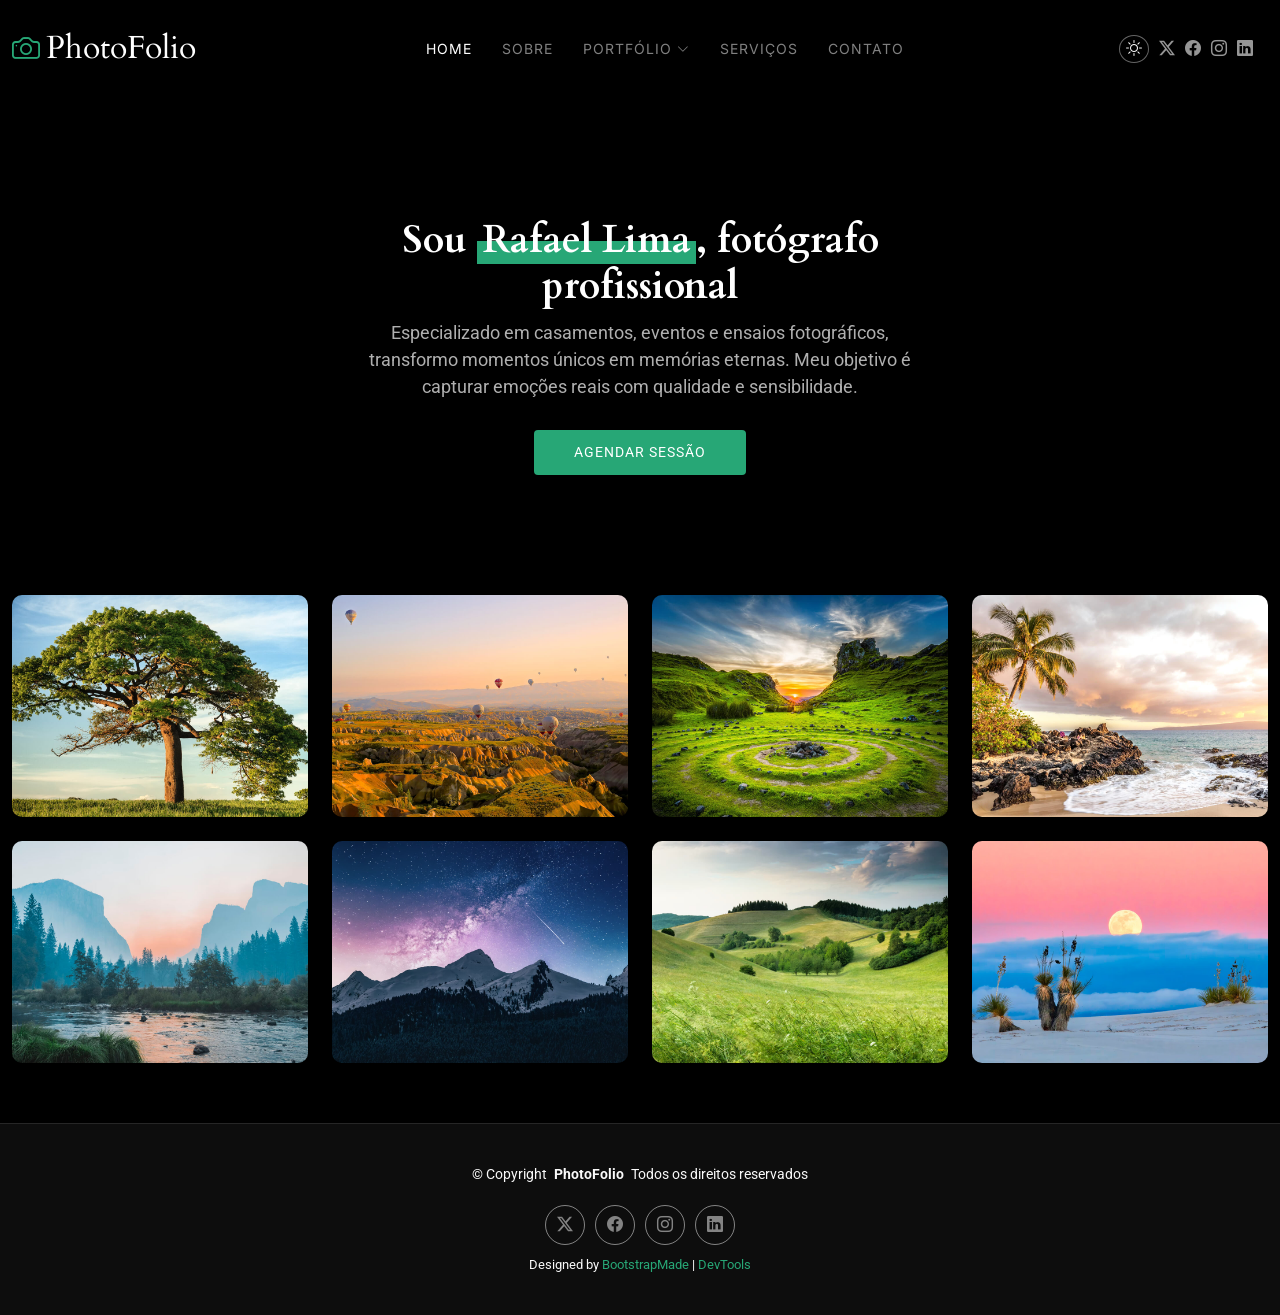
<file: PortfolioFotografia/index.html>
<!DOCTYPE html>
<html lang="en">

<head>
  <meta charset="utf-8">
  <meta content="width=device-width, initial-scale=1.0" name="viewport">
  <title>Index - Rafael Lima Fotografia</title>
  <meta name="description" content="">
  <meta name="keywords" content="">

  <!-- Favicons -->
  <link href="assets/img/favicon.png" rel="icon">
  <link href="assets/img/apple-touch-icon.png" rel="apple-touch-icon">

  <!-- Fonts -->
  <link href="https://fonts.googleapis.com" rel="preconnect">
  <link href="https://fonts.gstatic.com" rel="preconnect" crossorigin>
  <link href="https://fonts.googleapis.com/css2?family=Roboto:ital,wght@0,100;0,300;0,400;0,500;0,700;0,900;1,100;1,300;1,400;1,500;1,700;1,900&family=Inter:wght@100;200;300;400;500;600;700;800;900&family=Cardo:ital,wght@0,400;0,700;1,400;1,700&display=swap" rel="stylesheet">

  <!-- Vendor CSS Files -->
  <link href="assets/vendor/bootstrap/css/bootstrap.min.css" rel="stylesheet">
  <link href="assets/vendor/bootstrap-icons/bootstrap-icons.css" rel="stylesheet">
  <link href="assets/vendor/aos/aos.css" rel="stylesheet">
  <link href="assets/vendor/glightbox/css/glightbox.min.css" rel="stylesheet">
  <link href="assets/vendor/swiper/swiper-bundle.min.css" rel="stylesheet">

  <!-- Main CSS File -->
  <link href="assets/css/main.css" rel="stylesheet">

  <!-- =======================================================
  * Template Name: PhotoFolio
  * Template URL: https://bootstrapmade.com/photofolio-bootstrap-photography-website-template/
  * Updated: Aug 07 2024 with Bootstrap v5.3.3
  * Author: BootstrapMade.com
  * License: https://bootstrapmade.com/license/
  ======================================================== -->
</head>

<body class="index-page">

  <header id="header" class="header d-flex align-items-center sticky-top">
    <div class="container-fluid position-relative d-flex align-items-center justify-content-between">

      <a href="index.html" class="logo d-flex align-items-center me-auto me-xl-0">
        <!-- Uncomment the line below if you also wish to use an image logo -->
        <!-- <img src="assets/img/logo.png" alt=""> -->
        <i class="bi bi-camera"></i>
        <h1 class="sitename">PhotoFolio</h1>
      </a>

      <nav id="navmenu" class="navmenu">
        <ul>
          <li><a href="index.html" class="active">Home</a></li>
          <li><a href="about.html">Sobre</a></li>
          <li class="dropdown"><a href="gallery.html"><span>Portfólio</span> <i
                class="bi bi-chevron-down toggle-dropdown"></i></a>
            <ul>
              <li><a href="gallery.html">Completo</a></li>
              <li><a href="gallery-outros.html">Outros</a></li>
              <li><a href="gallery-pessoas.html">Pessoas</a></li>
              <li><a href="gallery-paisagens.html">Paisagens</a></li>
            </ul>
          </li>
          <li><a href="services.html">Serviços</a></li>
          <li><a href="contact.html">Contato</a></li>
        </ul>
        <i class="mobile-nav-toggle d-xl-none bi bi-list"></i>
      </nav>

      <div class="header-social-links">
        <button id="theme-toggle" class="theme-toggle" aria-label="Toggle theme">
          <i class="bi bi-sun"></i>
        </button>
        <a href="#" class="twitter"><i class="bi bi-twitter-x"></i></a>
        <a href="#" class="facebook"><i class="bi bi-facebook"></i></a>
        <a href="#" class="instagram"><i class="bi bi-instagram"></i></a>
        <a href="#" class="linkedin"><i class="bi bi-linkedin"></i></a>
      </div>

    </div>
  </header>

  <main class="main">

    <!-- Hero Section -->
    <section id="hero" class="hero section">

      <div class="container">
        <div class="row justify-content-center">
          <div class="col-lg-6 text-center" data-aos="fade-up" data-aos-delay="100">
            <h2><span>Sou </span><span class="underlight">Rafael Lima</span>, fotógrafo profissional</h2>
        <p>
          Especializado em casamentos, eventos e ensaios fotográficos, transformo momentos únicos em memórias eternas. 
          Meu objetivo é capturar emoções reais com qualidade e sensibilidade.
        </p>
        <a href="contact.html" class="btn-get-started">Agendar Sessão<br></a>
          </div>
        </div>
      </div>

    </section><!-- /Hero Section -->

    <!-- Gallery Section -->
    <section id="gallery" class="gallery section">

      <div class="container-fluid" data-aos="fade-up" data-aos-delay="100">

        <div class="row gy-4 justify-content-center">

          <div class="col-xl-3 col-lg-4 col-md-6">
            <div class="gallery-item h-100">
              <img src="assets/img/gallery/gallery-1.jpg" class="img-fluid" alt="">
              <div class="gallery-links d-flex align-items-center justify-content-center">
                <a href="assets/img/gallery/gallery-1.jpg" title="Gallery 1" class="glightbox preview-link"><i class="bi bi-arrows-angle-expand"></i></a>
 
              </div>
            </div>
          </div><!-- End Gallery Item -->

          <div class="col-xl-3 col-lg-4 col-md-6">
            <div class="gallery-item h-100">
              <img src="assets/img/gallery/gallery-2.jpg" class="img-fluid" alt="">
              <div class="gallery-links d-flex align-items-center justify-content-center">
                <a href="assets/img/gallery/gallery-2.jpg" title="Gallery 2" class="glightbox preview-link"><i class="bi bi-arrows-angle-expand"></i></a>
 
              </div>
            </div>
          </div><!-- End Gallery Item -->

          <div class="col-xl-3 col-lg-4 col-md-6">
            <div class="gallery-item h-100">
              <img src="assets/img/gallery/gallery-3.jpg" class="img-fluid" alt="">
              <div class="gallery-links d-flex align-items-center justify-content-center">
                <a href="assets/img/gallery/gallery-3.jpg" title="Gallery 3" class="glightbox preview-link"><i class="bi bi-arrows-angle-expand"></i></a>
 
              </div>
            </div>
          </div><!-- End Gallery Item -->

          <div class="col-xl-3 col-lg-4 col-md-6">
            <div class="gallery-item h-100">
              <img src="assets/img/gallery/gallery-4.jpg" class="img-fluid" alt="">
              <div class="gallery-links d-flex align-items-center justify-content-center">
                <a href="assets/img/gallery/gallery-4.jpg" title="Gallery 4" class="glightbox preview-link"><i class="bi bi-arrows-angle-expand"></i></a>
 
              </div>
            </div>
          </div><!-- End Gallery Item -->

          <div class="col-xl-3 col-lg-4 col-md-6">
            <div class="gallery-item h-100">
              <img src="assets/img/gallery/gallery-5.jpg" class="img-fluid" alt="">
              <div class="gallery-links d-flex align-items-center justify-content-center">
                <a href="assets/img/gallery/gallery-5.jpg" title="Gallery 5" class="glightbox preview-link"><i class="bi bi-arrows-angle-expand"></i></a>
 
              </div>
            </div>
          </div><!-- End Gallery Item -->

          <div class="col-xl-3 col-lg-4 col-md-6">
            <div class="gallery-item h-100">
              <img src="assets/img/gallery/gallery-6.jpg" class="img-fluid" alt="">
              <div class="gallery-links d-flex align-items-center justify-content-center">
                <a href="assets/img/gallery/gallery-6.jpg" title="Gallery 6" class="glightbox preview-link"><i class="bi bi-arrows-angle-expand"></i></a>
 
              </div>
            </div>
          </div><!-- End Gallery Item -->

          <div class="col-xl-3 col-lg-4 col-md-6">
            <div class="gallery-item h-100">
              <img src="assets/img/gallery/gallery-7.jpg" class="img-fluid" alt="">
              <div class="gallery-links d-flex align-items-center justify-content-center">
                <a href="assets/img/gallery/gallery-7.jpg" title="Gallery 7" class="glightbox preview-link"><i class="bi bi-arrows-angle-expand"></i></a>
 
              </div>
            </div>
          </div><!-- End Gallery Item -->

          <div class="col-xl-3 col-lg-4 col-md-6">
            <div class="gallery-item h-100">
              <img src="assets/img/gallery/gallery-8-2.jpg" class="img-fluid" alt="">
              <div class="gallery-links d-flex align-items-center justify-content-center">
                <a href="assets/img/gallery/gallery-8-2.jpg" title="Gallery 8" class="glightbox preview-link"><i class="bi bi-arrows-angle-expand"></i></a>
 
              </div>
            </div>
          </div><!-- End Gallery Item -->

        </div>

      </div>

    </section><!-- /Gallery Section -->

  </main>

  <footer id="footer" class="footer">

    <div class="container">
      <div class="copyright text-center ">
        <p>© <span>Copyright</span> <strong class="px-1 sitename">PhotoFolio</strong> <span>Todos os direitos reservados</span></p>
      </div>
      <div class="social-links d-flex justify-content-center">
        <a href=""><i class="bi bi-twitter-x"></i></a>
        <a href=""><i class="bi bi-facebook"></i></a>
        <a href=""><i class="bi bi-instagram"></i></a>
        <a href=""><i class="bi bi-linkedin"></i></a>
      </div>
      <div class="credits">
        <!-- All the links in the footer should remain intact. -->
        <!-- You can delete the links only if you've purchased the pro version. -->
        <!-- Licensing information: https://bootstrapmade.com/license/ -->
        <!-- Purchase the pro version with working PHP/AJAX contact form: [buy-url] -->
        Designed by <a href="https://bootstrapmade.com/">BootstrapMade</a> | <a href="https://bootstrapmade.com/tools/">DevTools</a>
      </div>
    </div>

  </footer>

  <!-- Scroll Top -->
  <a href="#" id="scroll-top" class="scroll-top d-flex align-items-center justify-content-center"><i class="bi bi-arrow-up-short"></i></a>

  <!-- Preloader -->
  <div id="preloader">
    <div class="line"></div>
  </div>

  <!-- Vendor JS Files -->
  <script src="assets/vendor/bootstrap/js/bootstrap.bundle.min.js"></script>
  <script src="assets/vendor/php-email-form/validate.js"></script>
  <script src="assets/vendor/aos/aos.js"></script>
  <script src="assets/vendor/glightbox/js/glightbox.min.js"></script>
  <script src="assets/vendor/swiper/swiper-bundle.min.js"></script>

  <!-- Main JS File -->
  <script src="assets/js/main.js"></script>


  <script>
      const toggleBtn = document.getElementById('theme-toggle');
      const icon = toggleBtn.querySelector('i');

      const darkTheme = {
        '--background-color': '#000000',
        '--default-color': '#fafafa',
        '--heading-color': '#ffffff',
        '--surface-color': '#1a1a1a',
        '--contrast-color': '#ffffff',
        '--nav-color': 'rgba(255, 255, 255, 0.5)',
        '--nav-hover-color': '#ffffff',
        '--nav-mobile-background-color': '#1a1a1a',
        '--nav-dropdown-background-color': '#1a1a1a',
        '--nav-dropdown-color': 'rgba(255, 255, 255, 0.5)',
        '--nav-dropdown-hover-color': '#ffffff',
      };

      const lightTheme = {
        '--background-color': '#ffffff', // #f5f5f5
        '--default-color': '#000000',
        '--heading-color': '#000000',
        '--surface-color': '#cecece',
        '--contrast-color': '#000000',
        '--nav-color': 'rgba(0, 0, 0, 0.5)',
        '--nav-hover-color': '#000000',
        '--nav-mobile-background-color': '#f0f0f0',
        '--nav-dropdown-background-color': '#f0f0f0',
        '--nav-dropdown-color': 'rgba(0, 0, 0, 0.5)',
        '--nav-dropdown-hover-color': '#000000',
      };

      let isDark = true;

      function applyTheme(theme) {
        const root = document.documentElement;
        for (const [prop, value] of Object.entries(theme)) {
          root.style.setProperty(prop, value);
        }
      }

      toggleBtn.addEventListener('click', () => {
        isDark = !isDark;
        applyTheme(isDark ? darkTheme : lightTheme);
        icon.className = isDark ? 'bi bi-sun' : 'bi bi-moon';
        localStorage.setItem('theme', isDark ? 'dark' : 'light');
      });

      // Persist preference across page loads
      const saved = localStorage.getItem('theme');
      if (saved === 'light') {
        isDark = false;
        applyTheme(lightTheme);
        icon.className = 'bi bi-moon';
      }
  </script>
</body>


</html>
</file>
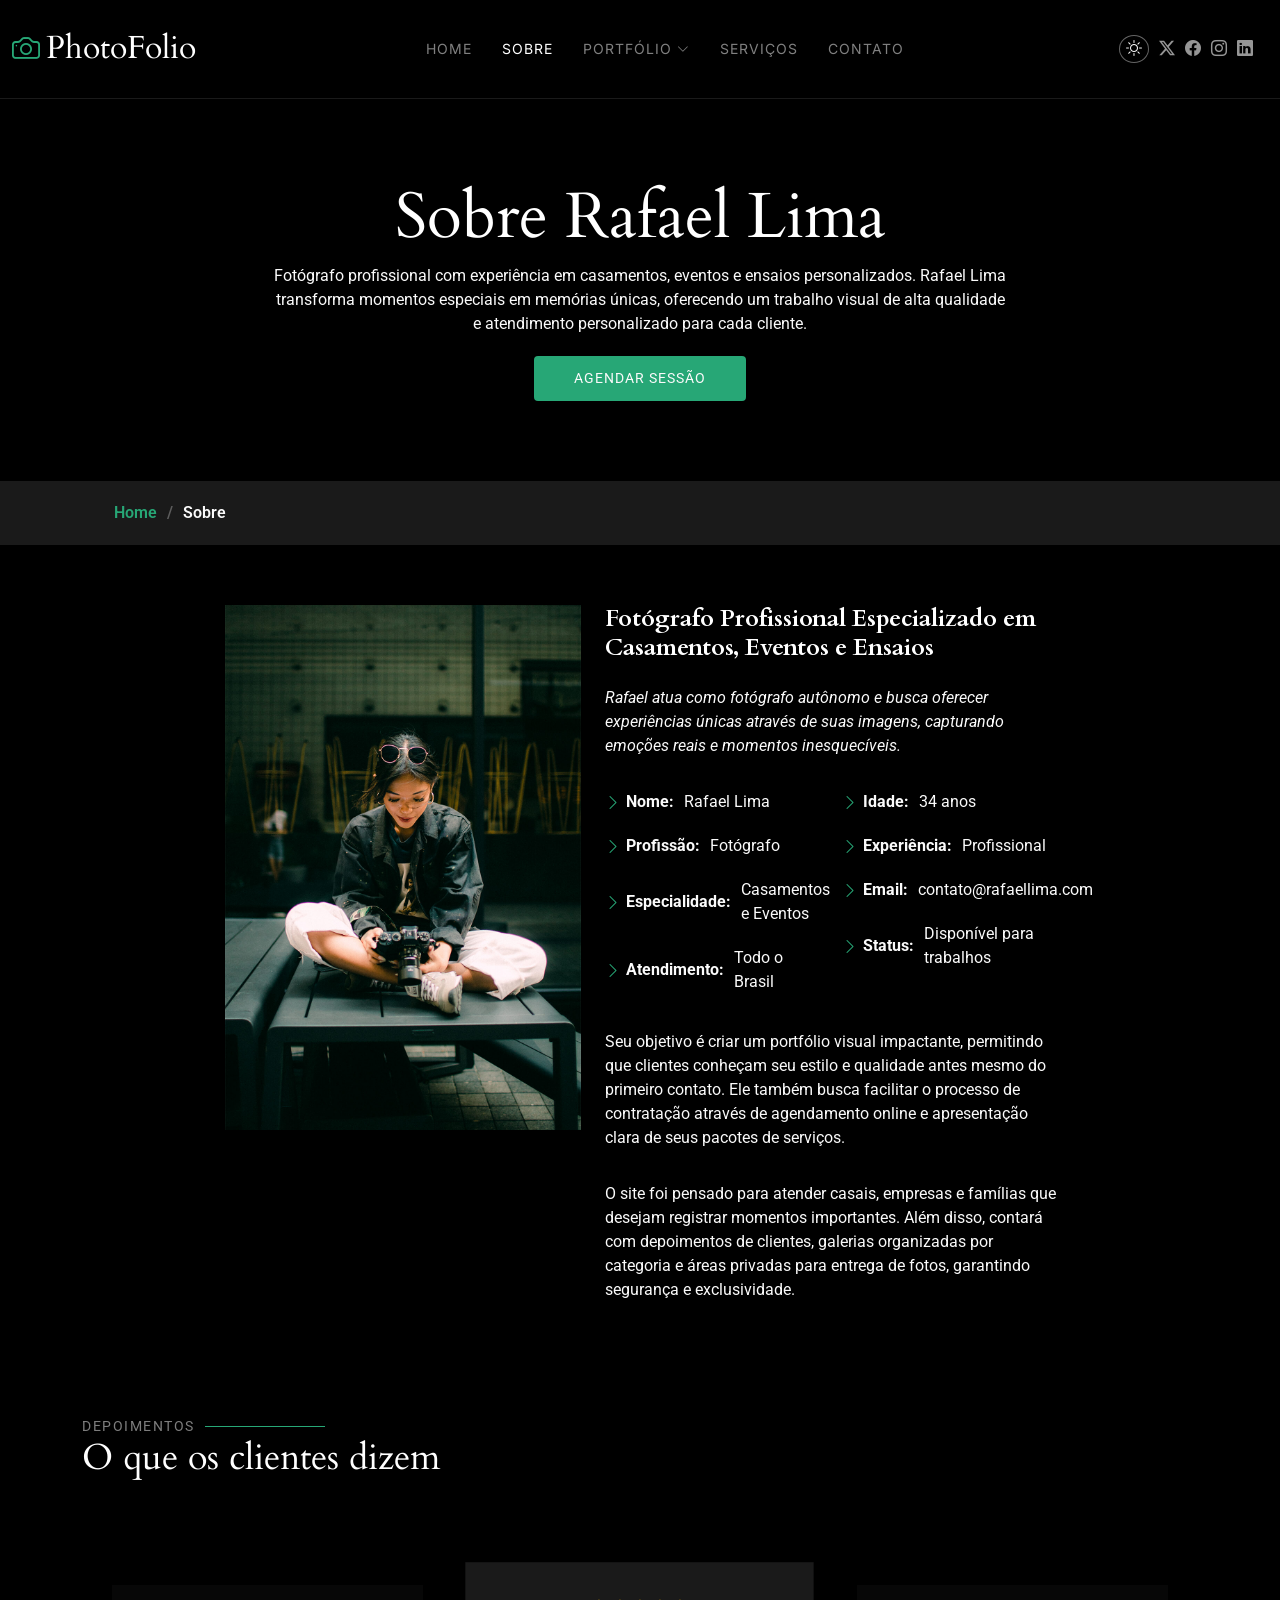
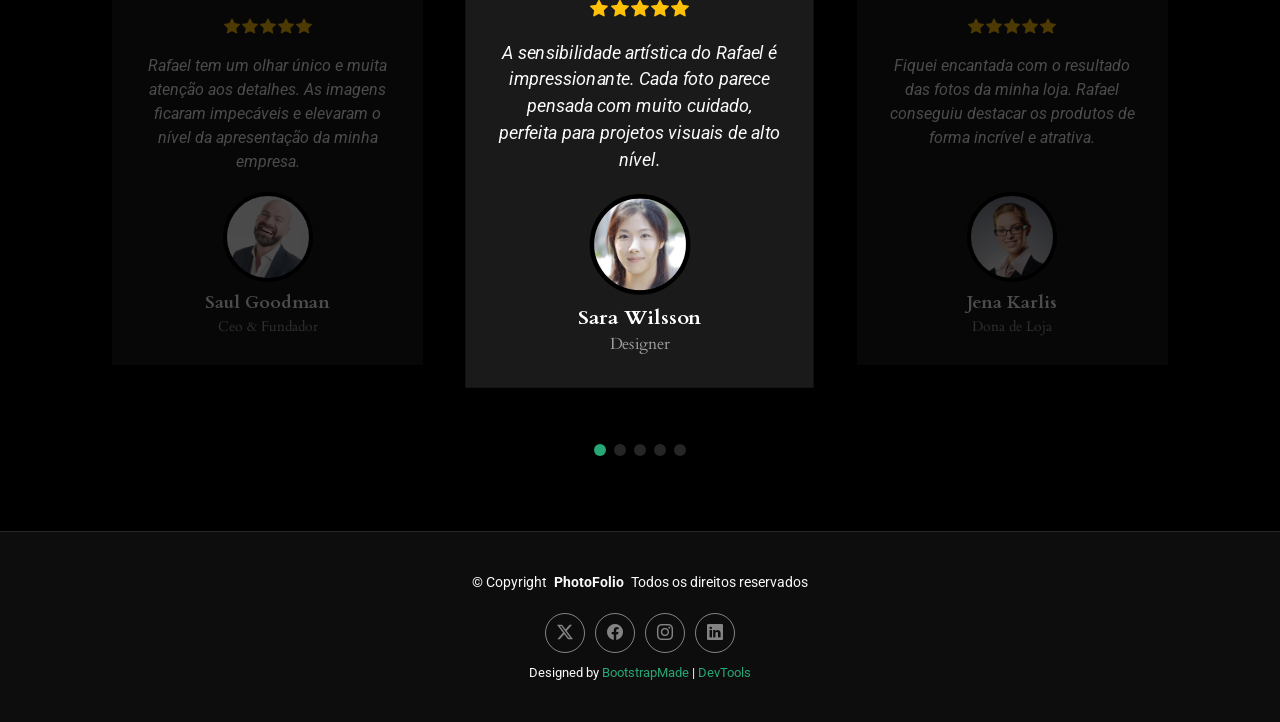
<file: PortfolioFotografia/about.html>
<!DOCTYPE html>
<html lang="en">

<head>
  <meta charset="utf-8">
  <meta content="width=device-width, initial-scale=1.0" name="viewport">
  <title>About - Rafael Lima Fotografia</title>
  <meta name="description" content="">
  <meta name="keywords" content="">

  <!-- Favicons -->
  <link href="assets/img/favicon.png" rel="icon">
  <link href="assets/img/apple-touch-icon.png" rel="apple-touch-icon">

  <!-- Fonts -->
  <link href="https://fonts.googleapis.com" rel="preconnect">
  <link href="https://fonts.gstatic.com" rel="preconnect" crossorigin>
  <link href="https://fonts.googleapis.com/css2?family=Roboto:ital,wght@0,100;0,300;0,400;0,500;0,700;0,900;1,100;1,300;1,400;1,500;1,700;1,900&family=Inter:wght@100;200;300;400;500;600;700;800;900&family=Cardo:ital,wght@0,400;0,700;1,400;1,700&display=swap" rel="stylesheet">

  <!-- Vendor CSS Files -->
  <link href="assets/vendor/bootstrap/css/bootstrap.min.css" rel="stylesheet">
  <link href="assets/vendor/bootstrap-icons/bootstrap-icons.css" rel="stylesheet">
  <link href="assets/vendor/aos/aos.css" rel="stylesheet">
  <link href="assets/vendor/glightbox/css/glightbox.min.css" rel="stylesheet">
  <link href="assets/vendor/swiper/swiper-bundle.min.css" rel="stylesheet">

  <!-- Main CSS File -->
  <link href="assets/css/main.css" rel="stylesheet">

  <!-- =======================================================
  * Template Name: PhotoFolio
  * Template URL: https://bootstrapmade.com/photofolio-bootstrap-photography-website-template/
  * Updated: Aug 07 2024 with Bootstrap v5.3.3
  * Author: BootstrapMade.com
  * License: https://bootstrapmade.com/license/
  ======================================================== -->
</head>

<body class="about-page">

  <header id="header" class="header d-flex align-items-center sticky-top">
    <div class="container-fluid position-relative d-flex align-items-center justify-content-between">

      <a href="index.html" class="logo d-flex align-items-center me-auto me-xl-0">
        <!-- Uncomment the line below if you also wish to use an image logo -->
        <!-- <img src="assets/img/logo.png" alt=""> -->
        <i class="bi bi-camera"></i>
        <h1 class="sitename">PhotoFolio</h1>
      </a>

      <nav id="navmenu" class="navmenu">
        <ul>
          <li><a href="index.html">Home</a></li>
          <li><a href="about.html" class="active">Sobre</a></li>
          <li class="dropdown"><a href="gallery.html"><span>Portfólio</span> <i
                class="bi bi-chevron-down toggle-dropdown"></i></a>
            <ul>
              <li><a href="gallery.html">Completo</a></li>
              <li><a href="gallery-outros.html">Outros</a></li>
              <li><a href="gallery-pessoas.html">Pessoas</a></li>
              <li><a href="gallery-paisagens.html">Paisagens</a></li>
            </ul>
          </li>
          <li><a href="services.html">Serviços</a></li>
          <li><a href="contact.html">Contato</a></li>
        </ul>
        <i class="mobile-nav-toggle d-xl-none bi bi-list"></i>
      </nav>

      <div class="header-social-links">
        <button id="theme-toggle" class="theme-toggle" aria-label="Toggle theme">
          <i class="bi bi-sun"></i>
        </button>
        <a href="#" class="twitter"><i class="bi bi-twitter-x"></i></a>
        <a href="#" class="facebook"><i class="bi bi-facebook"></i></a>
        <a href="#" class="instagram"><i class="bi bi-instagram"></i></a>
        <a href="#" class="linkedin"><i class="bi bi-linkedin"></i></a>
      </div>

    </div>
  </header>

  <main class="main">

    <!-- Page Title -->
    <div class="page-title" data-aos="fade">
      <div class="heading">
        <div class="container">
          <div class="row d-flex justify-content-center text-center">
            <div class="col-lg-8">
              <h1>Sobre Rafael Lima</h1>
              <p class="mb-0">Fotógrafo profissional com experiência em casamentos, eventos e ensaios personalizados.
                Rafael Lima transforma momentos especiais em memórias únicas, oferecendo um trabalho
                visual de alta qualidade e atendimento personalizado para cada cliente.</p>
              <a href="contact.html" class="cta-btn">Agendar Sessão<br></a>
            </div>
          </div>
        </div>
      </div>
      <nav class="breadcrumbs">
        <div class="container">
          <ol>
            <li><a href="index.html">Home</a></li>
            <li class="current">Sobre</li>
          </ol>
        </div>
      </nav>
    </div><!-- End Page Title -->

    <!-- About Section -->
    <section id="about" class="about section">

      <div class="container" data-aos="fade-up" data-aos-delay="100">

        <div class="row gy-4 justify-content-center">
          <div class="col-lg-4">
            <img src="assets/img/profile-img.jpg" class="img-fluid" alt="">
          </div>
          <div class="col-lg-5 content">
            <h2>Fotógrafo Profissional Especializado em Casamentos, Eventos e Ensaios</h2>
            <p class="fst-italic py-3">
              Rafael atua como fotógrafo autônomo e busca oferecer experiências únicas através de suas imagens,
              capturando emoções reais e momentos inesquecíveis.
            </p>
            <div class="row">
              <div class="col-lg-6">
                <ul>
                  <li><i class="bi bi-chevron-right"></i> <strong>Nome:</strong> <span>Rafael Lima</span></li>
                  <li><i class="bi bi-chevron-right"></i> <strong>Profissão:</strong> <span>Fotógrafo</span></li>
                  <li><i class="bi bi-chevron-right"></i> <strong>Especialidade:</strong> <span>Casamentos e Eventos</span></li>
                  <li><i class="bi bi-chevron-right"></i> <strong>Atendimento:</strong> <span>Todo o Brasil</span></li>
                </ul>
              </div>
              <div class="col-lg-6">
                <ul>
                  <li><i class="bi bi-chevron-right"></i> <strong>Idade:</strong> <span>34 anos</span></li>
                  <li><i class="bi bi-chevron-right"></i> <strong>Experiência:</strong> <span>Profissional</span></li>
                  <li><i class="bi bi-chevron-right"></i> <strong>Email:</strong> <span>contato@rafaellima.com</span></li>
                  <li><i class="bi bi-chevron-right"></i> <strong>Status:</strong> <span>Disponível para trabalhos</span></li>
                </ul>
              </div>
            </div>
            <p class="py-3">
              Seu objetivo é criar um portfólio visual impactante, permitindo que clientes conheçam seu estilo
              e qualidade antes mesmo do primeiro contato. Ele também busca facilitar o processo de contratação
              através de agendamento online e apresentação clara de seus pacotes de serviços.
            </p>
            <p class="m-0">
              O site foi pensado para atender casais, empresas e famílias que desejam registrar momentos importantes.
              Além disso, contará com depoimentos de clientes, galerias organizadas por categoria e áreas privadas
              para entrega de fotos, garantindo segurança e exclusividade.
            </p>
          </div>
        </div>

      </div>

    </section><!-- /About Section -->

    <!-- Testimonials Section -->
    <section id="testimonials" class="testimonials section">

      <!-- Section Title -->
      <div class="container section-title" data-aos="fade-up">
        <h2>Depoimentos</h2>
        <p>O que os clientes dizem</p>
      </div><!-- End Section Title -->

      <div class="container" data-aos="fade-up" data-aos-delay="100">

        <div class="swiper init-swiper">
          <script type="application/json" class="swiper-config">
            {
              "loop": true,
              "speed": 600,
              "autoplay": {
                "delay": 5000
              },
              "slidesPerView": "auto",
              "pagination": {
                "el": ".swiper-pagination",
                "type": "bullets",
                "clickable": true
              },
              "breakpoints": {
                "320": {
                  "slidesPerView": 1,
                  "spaceBetween": 40
                },
                "1200": {
                  "slidesPerView": 3,
                  "spaceBetween": 1
                }
              }
            }
          </script>
          <div class="swiper-wrapper">

           <div class="swiper-slide">
              <div class="testimonial-item">
                <div class="stars">
                  <i class="bi bi-star-fill"></i><i class="bi bi-star-fill"></i><i class="bi bi-star-fill"></i><i class="bi bi-star-fill"></i><i class="bi bi-star-fill"></i>
                </div>
                <p>
                  Rafael tem um olhar único e muita atenção aos detalhes. As imagens ficaram impecáveis e elevaram o nível da apresentação da minha empresa.
                </p>
                <div class="profile mt-auto">
                  <img src="assets/img/testimonials/testimonials-1.jpg" class="testimonial-img" alt="">
                  <h3>Saul Goodman</h3>
                  <h4>Ceo &amp; Fundador</h4>
                </div>
              </div>
            </div><!-- End testimonial item -->

            <div class="swiper-slide">
              <div class="testimonial-item">
                <div class="stars">
                  <i class="bi bi-star-fill"></i><i class="bi bi-star-fill"></i><i class="bi bi-star-fill"></i><i class="bi bi-star-fill"></i><i class="bi bi-star-fill"></i>
                </div>
                <p>
                  A sensibilidade artística do Rafael é impressionante. Cada foto parece pensada com muito cuidado, perfeita para projetos visuais de alto nível.
                </p>
                <div class="profile mt-auto">
                  <img src="assets/img/testimonials/testimonials-2.jpg" class="testimonial-img" alt="">
                  <h3>Sara Wilsson</h3>
                  <h4>Designer</h4>
                </div>
              </div>
            </div><!-- End testimonial item -->

            <div class="swiper-slide">
              <div class="testimonial-item">
                <div class="stars">
                  <i class="bi bi-star-fill"></i><i class="bi bi-star-fill"></i><i class="bi bi-star-fill"></i><i class="bi bi-star-fill"></i><i class="bi bi-star-fill"></i>
                </div>
                <p>
                  Fiquei encantada com o resultado das fotos da minha loja. Rafael conseguiu destacar os produtos de forma incrível e atrativa.
                </p>
                <div class="profile mt-auto">
                  <img src="assets/img/testimonials/testimonials-3.jpg" class="testimonial-img" alt="">
                  <h3>Jena Karlis</h3>
                  <h4>Dona de Loja</h4>
                </div>
              </div>
            </div><!-- End testimonial item -->

            <div class="swiper-slide">
              <div class="testimonial-item">
                <div class="stars">
                  <i class="bi bi-star-fill"></i><i class="bi bi-star-fill"></i><i class="bi bi-star-fill"></i><i class="bi bi-star-fill"></i><i class="bi bi-star-fill"></i>
                </div>
                <p>
                  Trabalhar com o Rafael foi uma experiência excelente. Ele é profissional, pontual e entrega fotos de altíssima qualidade.
                </p>
                <div class="profile mt-auto">
                  <img src="assets/img/testimonials/testimonials-4.jpg" class="testimonial-img" alt="">
                  <h3>Matt Brandon</h3>
                  <h4>Freelancer</h4>
                </div>
              </div>
            </div><!-- End testimonial item -->

            <div class="swiper-slide">
              <div class="testimonial-item">
                <div class="stars">
                  <i class="bi bi-star-fill"></i><i class="bi bi-star-fill"></i><i class="bi bi-star-fill"></i><i class="bi bi-star-fill"></i><i class="bi bi-star-fill"></i>
                </div>
                <p>
                  O trabalho do Rafael superou todas as minhas expectativas. As fotos ficaram extremamente profissionais e transmitiram exatamente a imagem que eu queria para o meu negócio.
                </p>
                <div class="profile mt-auto">
                  <img src="assets/img/testimonials/testimonials-5.jpg" class="testimonial-img" alt="">
                  <h3>John Larson</h3>
                  <h4>Empreendedor</h4>
                </div>
              </div>
            </div><!-- End testimonial item -->

          </div>
          <div class="swiper-pagination"></div>
        </div>

      </div>

    </section><!-- /Testimonials Section -->

  </main>

  <footer id="footer" class="footer">

    <div class="container">
      <div class="copyright text-center ">
        <p>© <span>Copyright</span> <strong class="px-1 sitename">PhotoFolio</strong> <span>Todos os direitos reservados</span></p>
      </div>
      <div class="social-links d-flex justify-content-center">
        <a href=""><i class="bi bi-twitter-x"></i></a>
        <a href=""><i class="bi bi-facebook"></i></a>
        <a href=""><i class="bi bi-instagram"></i></a>
        <a href=""><i class="bi bi-linkedin"></i></a>
      </div>
      <div class="credits">
        <!-- All the links in the footer should remain intact. -->
        <!-- You can delete the links only if you've purchased the pro version. -->
        <!-- Licensing information: https://bootstrapmade.com/license/ -->
        <!-- Purchase the pro version with working PHP/AJAX contact form: [buy-url] -->
        Designed by <a href="https://bootstrapmade.com/">BootstrapMade</a> | <a href="https://bootstrapmade.com/tools/">DevTools</a>
      </div>
    </div>

  </footer>

  <!-- Scroll Top -->
  <a href="#" id="scroll-top" class="scroll-top d-flex align-items-center justify-content-center"><i class="bi bi-arrow-up-short"></i></a>

  <!-- Preloader -->
  <div id="preloader">
    <div class="line"></div>
  </div>

  <!-- Vendor JS Files -->
  <script src="assets/vendor/bootstrap/js/bootstrap.bundle.min.js"></script>
  <script src="assets/vendor/php-email-form/validate.js"></script>
  <script src="assets/vendor/aos/aos.js"></script>
  <script src="assets/vendor/glightbox/js/glightbox.min.js"></script>
  <script src="assets/vendor/swiper/swiper-bundle.min.js"></script>

  <!-- Main JS File -->
  <script src="assets/js/main.js"></script>

  <script>
    const toggleBtn = document.getElementById('theme-toggle');
    const icon = toggleBtn.querySelector('i');

    const darkTheme = {
      '--background-color': '#000000',
      '--default-color': '#fafafa',
      '--heading-color': '#ffffff',
      '--surface-color': '#1a1a1a',
      '--contrast-color': '#ffffff',
      '--nav-color': 'rgba(255, 255, 255, 0.5)',
      '--nav-hover-color': '#ffffff',
      '--nav-mobile-background-color': '#1a1a1a',
      '--nav-dropdown-background-color': '#1a1a1a',
      '--nav-dropdown-color': 'rgba(255, 255, 255, 0.5)',
      '--nav-dropdown-hover-color': '#ffffff',
    };

    const lightTheme = {
      '--background-color': '#ffffff',
      '--default-color': '#000000',
      '--heading-color': '#000000',
      '--surface-color': '#cecece',
      '--contrast-color': '#000000',
      '--nav-color': 'rgba(0, 0, 0, 0.5)',
      '--nav-hover-color': '#000000',
      '--nav-mobile-background-color': '#f0f0f0',
      '--nav-dropdown-background-color': '#f0f0f0',
      '--nav-dropdown-color': 'rgba(0, 0, 0, 0.5)',
      '--nav-dropdown-hover-color': '#000000',
    };

    let isDark = true;

    function applyTheme(theme) {
      const root = document.documentElement;
      for (const [prop, value] of Object.entries(theme)) {
        root.style.setProperty(prop, value);
      }
    }

    toggleBtn.addEventListener('click', () => {
      isDark = !isDark;
      applyTheme(isDark ? darkTheme : lightTheme);
      icon.className = isDark ? 'bi bi-sun' : 'bi bi-moon';
      localStorage.setItem('theme', isDark ? 'dark' : 'light');
    });

    // Persist preference across page loads
    const saved = localStorage.getItem('theme');
    if (saved === 'light') {
      isDark = false;
      applyTheme(lightTheme);
      icon.className = 'bi bi-moon';
    }
  </script>
</body>

</html>
</file>
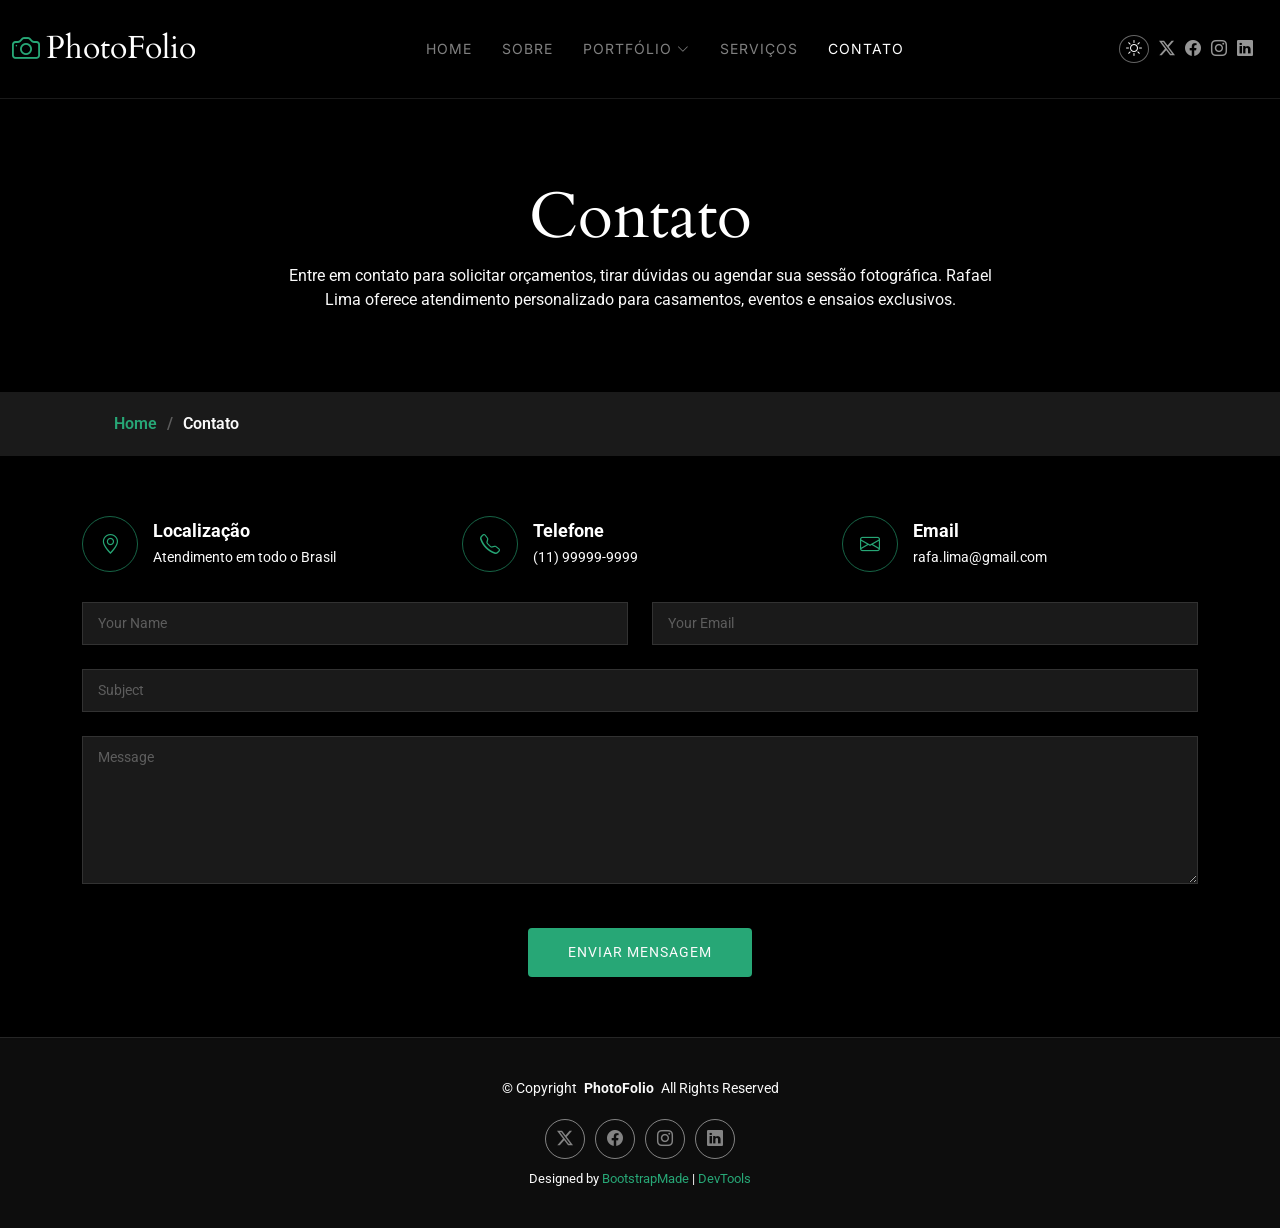
<file: PortfolioFotografia/contact.html>
<!DOCTYPE html>
<html lang="en">

<head>
  <meta charset="utf-8">
  <meta content="width=device-width, initial-scale=1.0" name="viewport">
  <title>Contato - Rafael Lima Fotografia</title>
  <meta name="description" content="">
  <meta name="keywords" content="">

  <!-- Favicons -->
  <link href="assets/img/favicon.png" rel="icon">
  <link href="assets/img/apple-touch-icon.png" rel="apple-touch-icon">

  <!-- Fonts -->
  <link href="https://fonts.googleapis.com" rel="preconnect">
  <link href="https://fonts.gstatic.com" rel="preconnect" crossorigin>
  <link href="https://fonts.googleapis.com/css2?family=Roboto:ital,wght@0,100;0,300;0,400;0,500;0,700;0,900;1,100;1,300;1,400;1,500;1,700;1,900&family=Inter:wght@100;200;300;400;500;600;700;800;900&family=Cardo:ital,wght@0,400;0,700;1,400;1,700&display=swap" rel="stylesheet">

  <!-- Vendor CSS Files -->
  <link href="assets/vendor/bootstrap/css/bootstrap.min.css" rel="stylesheet">
  <link href="assets/vendor/bootstrap-icons/bootstrap-icons.css" rel="stylesheet">
  <link href="assets/vendor/aos/aos.css" rel="stylesheet">
  <link href="assets/vendor/glightbox/css/glightbox.min.css" rel="stylesheet">
  <link href="assets/vendor/swiper/swiper-bundle.min.css" rel="stylesheet">

  <!-- Main CSS File -->
  <link href="assets/css/main.css" rel="stylesheet">

  <!-- =======================================================
  * Template Name: PhotoFolio
  * Template URL: https://bootstrapmade.com/photofolio-bootstrap-photography-website-template/
  * Updated: Aug 07 2024 with Bootstrap v5.3.3
  * Author: BootstrapMade.com
  * License: https://bootstrapmade.com/license/
  ======================================================== -->
</head>

<body class="contact-page">

  <header id="header" class="header d-flex align-items-center sticky-top">
    <div class="container-fluid position-relative d-flex align-items-center justify-content-between">

      <a href="index.html" class="logo d-flex align-items-center me-auto me-xl-0">
        <!-- Uncomment the line below if you also wish to use an image logo -->
        <!-- <img src="assets/img/logo.png" alt=""> -->
        <i class="bi bi-camera"></i>
        <h1 class="sitename">PhotoFolio</h1>
      </a>

      <nav id="navmenu" class="navmenu">
        <ul>
          <li><a href="index.html">Home</a></li>
          <li><a href="about.html">Sobre</a></li>
          <li class="dropdown"><a href="gallery.html"><span>Portfólio</span> <i
                class="bi bi-chevron-down toggle-dropdown"></i></a>
            <ul>
              <li><a href="gallery.html">Completo</a></li>
              <li><a href="gallery-outros.html">Outros</a></li>
              <li><a href="gallery-pessoas.html">Pessoas</a></li>
              <li><a href="gallery-paisagens.html">Paisagens</a></li>
            </ul>
          </li>
          <li><a href="services.html">Serviços</a></li>
          <li><a href="contact.html" class="active">Contato</a></li>
        </ul>
        <i class="mobile-nav-toggle d-xl-none bi bi-list"></i>
      </nav>

      <div class="header-social-links">
        <button id="theme-toggle" class="theme-toggle" aria-label="Toggle theme">
          <i class="bi bi-sun"></i>
        </button>
        <a href="#" class="twitter"><i class="bi bi-twitter-x"></i></a>
        <a href="#" class="facebook"><i class="bi bi-facebook"></i></a>
        <a href="#" class="instagram"><i class="bi bi-instagram"></i></a>
        <a href="#" class="linkedin"><i class="bi bi-linkedin"></i></a>
      </div>

    </div>
  </header>

  <main class="main">

    <!-- Page Title -->
    <div class="page-title" data-aos="fade">
      <div class="heading">
        <div class="container">
          <div class="row d-flex justify-content-center text-center">
            <div class="col-lg-8">
              <h1>Contato</h1>
              <p class="mb-0">
                Entre em contato para solicitar orçamentos, tirar dúvidas ou agendar sua sessão fotográfica.
                Rafael Lima oferece atendimento personalizado para casamentos, eventos e ensaios exclusivos.
              </p>
            </div>
          </div>
        </div>
      </div>
      <nav class="breadcrumbs">
        <div class="container">
          <ol>
            <li><a href="index.html">Home</a></li>
            <li class="current">Contato</li>
          </ol>
        </div>
      </nav>
    </div><!-- End Page Title -->

    <!-- Contact Section -->
    <section id="contact" class="contact section">

      <div class="container" data-aos="fade-up" data-aos-delay="100">

        <div class="info-wrap" data-aos="fade-up" data-aos-delay="200">
          <div class="row gy-5">

            <div class="col-lg-4">
              <div class="info-item d-flex align-items-center">
                <i class="bi bi-geo-alt flex-shrink-0"></i>
                <div>
                  <h3>Localização</h3>
                  <p>Atendimento em todo o Brasil</p>
                </div>
              </div>
            </div><!-- End Info Item -->

            <div class="col-lg-4">
              <div class="info-item d-flex align-items-center">
                <i class="bi bi-telephone flex-shrink-0"></i>
                <div>
                  <h3>Telefone</h3>
                  <p>(11) 99999-9999</p>
                </div>
              </div>
            </div><!-- End Info Item -->

            <div class="col-lg-4">
              <div class="info-item d-flex align-items-center">
                <i class="bi bi-envelope flex-shrink-0"></i>
                <div>
                  <h3>Email</h3>
                  <p>rafa.lima@gmail.com</p>
                </div>
              </div>
            </div><!-- End Info Item -->

          </div>
        </div>

        <form action="forms/contact.php" method="post" class="php-email-form" data-aos="fade-up" data-aos-delay="300">
          <div class="row gy-4">

            <div class="col-md-6">
              <input type="text" name="name" class="form-control" placeholder="Your Name" required="">
            </div>

            <div class="col-md-6 ">
              <input type="email" class="form-control" name="email" placeholder="Your Email" required="">
            </div>

            <div class="col-md-12">
              <input type="text" class="form-control" name="subject" placeholder="Subject" required="">
            </div>

            <div class="col-md-12">
              <textarea class="form-control" name="message" rows="6" placeholder="Message" required=""></textarea>
            </div>

            <div class="col-md-12 text-center">
              <div class="loading">Enviando</div>
              <div class="error-message"></div>
              <div class="sent-message">Sua mensagem foi enviada com sucesso!</div>

              <button type="submit">Enviar Mensagem</button>
            </div>

          </div>
        </form><!-- End Contact Form -->

      </div>

    </section><!-- /Contact Section -->

  </main>

  <footer id="footer" class="footer">

    <div class="container">
      <div class="copyright text-center ">
        <p>© <span>Copyright</span> <strong class="px-1 sitename">PhotoFolio</strong> <span>All Rights Reserved</span></p>
      </div>
      <div class="social-links d-flex justify-content-center">
        <a href=""><i class="bi bi-twitter-x"></i></a>
        <a href=""><i class="bi bi-facebook"></i></a>
        <a href=""><i class="bi bi-instagram"></i></a>
        <a href=""><i class="bi bi-linkedin"></i></a>
      </div>
      <div class="credits">
        <!-- All the links in the footer should remain intact. -->
        <!-- You can delete the links only if you've purchased the pro version. -->
        <!-- Licensing information: https://bootstrapmade.com/license/ -->
        <!-- Purchase the pro version with working PHP/AJAX contact form: [buy-url] -->
        Designed by <a href="https://bootstrapmade.com/">BootstrapMade</a> | <a href="https://bootstrapmade.com/tools/">DevTools</a>
      </div>
    </div>

  </footer>

  <!-- Scroll Top -->
  <a href="#" id="scroll-top" class="scroll-top d-flex align-items-center justify-content-center"><i class="bi bi-arrow-up-short"></i></a>

  <!-- Preloader -->
  <div id="preloader">
    <div class="line"></div>
  </div>

  <!-- Vendor JS Files -->
  <script src="assets/vendor/bootstrap/js/bootstrap.bundle.min.js"></script>
  <script src="assets/vendor/php-email-form/validate.js"></script>
  <script src="assets/vendor/aos/aos.js"></script>
  <script src="assets/vendor/glightbox/js/glightbox.min.js"></script>
  <script src="assets/vendor/swiper/swiper-bundle.min.js"></script>

  <!-- Main JS File -->
  <script src="assets/js/main.js"></script>

  <script>
    const toggleBtn = document.getElementById('theme-toggle');
    const icon = toggleBtn.querySelector('i');

    const darkTheme = {
      '--background-color': '#000000',
      '--default-color': '#fafafa',
      '--heading-color': '#ffffff',
      '--surface-color': '#1a1a1a',
      '--contrast-color': '#ffffff',
      '--nav-color': 'rgba(255, 255, 255, 0.5)',
      '--nav-hover-color': '#ffffff',
      '--nav-mobile-background-color': '#1a1a1a',
      '--nav-dropdown-background-color': '#1a1a1a',
      '--nav-dropdown-color': 'rgba(255, 255, 255, 0.5)',
      '--nav-dropdown-hover-color': '#ffffff',
    };

    const lightTheme = {
      '--background-color': '#ffffff',
      '--default-color': '#000000',
      '--heading-color': '#000000',
      '--surface-color': '#cecece',
      '--contrast-color': '#000000',
      '--nav-color': 'rgba(0, 0, 0, 0.5)',
      '--nav-hover-color': '#000000',
      '--nav-mobile-background-color': '#f0f0f0',
      '--nav-dropdown-background-color': '#f0f0f0',
      '--nav-dropdown-color': 'rgba(0, 0, 0, 0.5)',
      '--nav-dropdown-hover-color': '#000000',
    };

    let isDark = true;

    function applyTheme(theme) {
      const root = document.documentElement;
      for (const [prop, value] of Object.entries(theme)) {
        root.style.setProperty(prop, value);
      }
    }

    toggleBtn.addEventListener('click', () => {
      isDark = !isDark;
      applyTheme(isDark ? darkTheme : lightTheme);
      icon.className = isDark ? 'bi bi-sun' : 'bi bi-moon';
      localStorage.setItem('theme', isDark ? 'dark' : 'light');
    });

    // Persist preference across page loads
    const saved = localStorage.getItem('theme');
    if (saved === 'light') {
      isDark = false;
      applyTheme(lightTheme);
      icon.className = 'bi bi-moon';
    }
  </script>
</body>

</html>
</file>
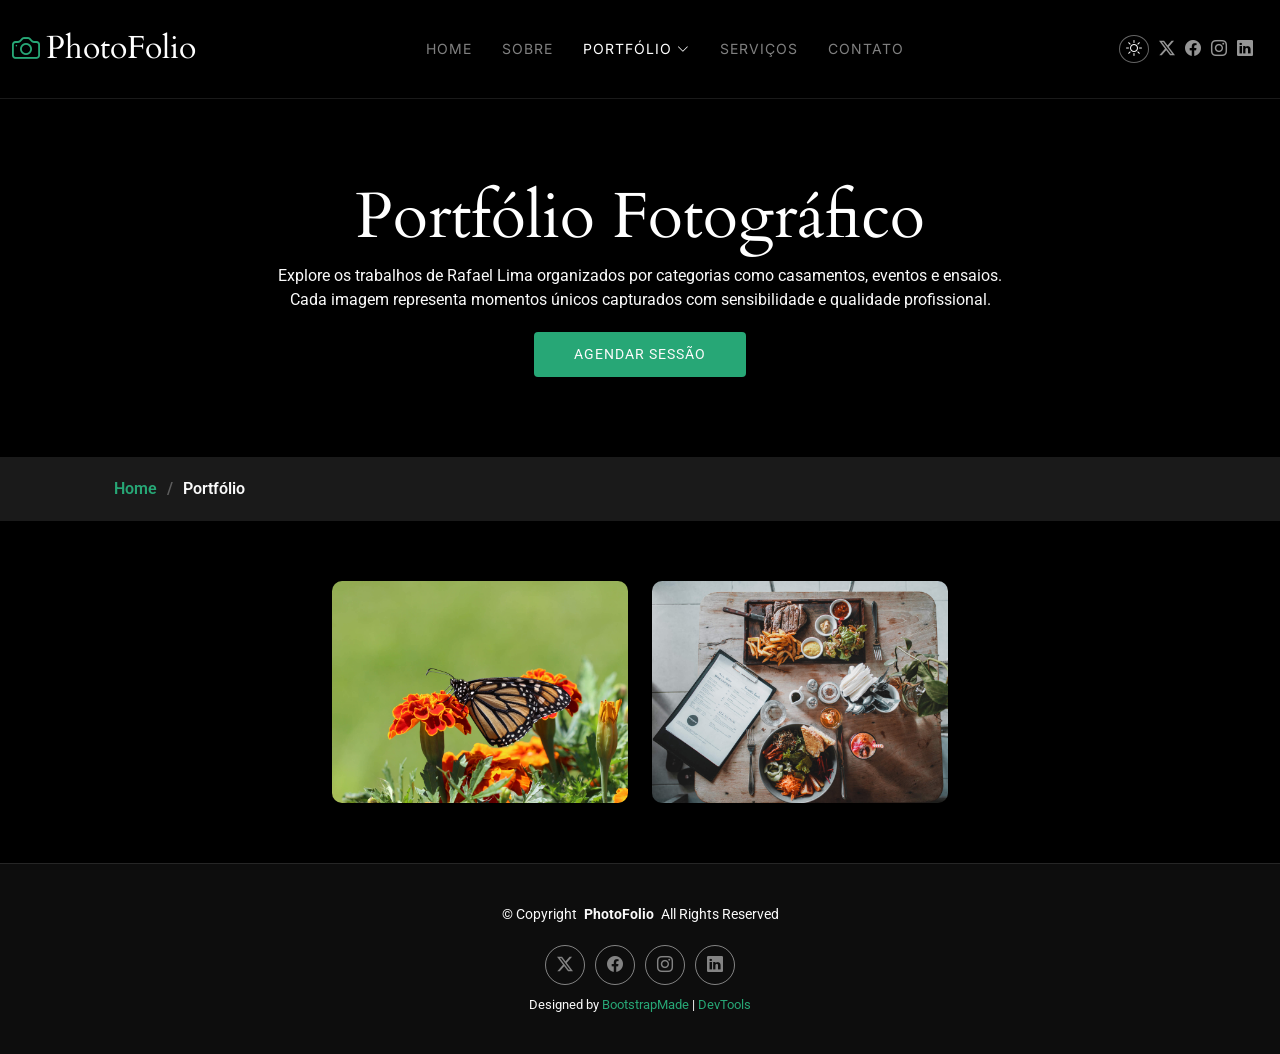
<file: PortfolioFotografia/gallery-outros.html>
<!DOCTYPE html>
<html lang="en">

<head>
  <meta charset="utf-8">
  <meta content="width=device-width, initial-scale=1.0" name="viewport">
  <title>Portfólio - Rafael Lima Fotografia</title>
  <meta name="description" content="">
  <meta name="keywords" content="">

  <!-- Favicons -->
  <link href="assets/img/favicon.png" rel="icon">
  <link href="assets/img/apple-touch-icon.png" rel="apple-touch-icon">

  <!-- Fonts -->
  <link href="https://fonts.googleapis.com" rel="preconnect">
  <link href="https://fonts.gstatic.com" rel="preconnect" crossorigin>
  <link href="https://fonts.googleapis.com/css2?family=Roboto:ital,wght@0,100;0,300;0,400;0,500;0,700;0,900;1,100;1,300;1,400;1,500;1,700;1,900&family=Inter:wght@100;200;300;400;500;600;700;800;900&family=Cardo:ital,wght@0,400;0,700;1,400;1,700&display=swap" rel="stylesheet">

  <!-- Vendor CSS Files -->
  <link href="assets/vendor/bootstrap/css/bootstrap.min.css" rel="stylesheet">
  <link href="assets/vendor/bootstrap-icons/bootstrap-icons.css" rel="stylesheet">
  <link href="assets/vendor/aos/aos.css" rel="stylesheet">
  <link href="assets/vendor/glightbox/css/glightbox.min.css" rel="stylesheet">
  <link href="assets/vendor/swiper/swiper-bundle.min.css" rel="stylesheet">

  <!-- Main CSS File -->
  <link href="assets/css/main.css" rel="stylesheet">

  <!-- =======================================================
  * Template Name: PhotoFolio
  * Template URL: https://bootstrapmade.com/photofolio-bootstrap-photography-website-template/
  * Updated: Aug 07 2024 with Bootstrap v5.3.3
  * Author: BootstrapMade.com
  * License: https://bootstrapmade.com/license/
  ======================================================== -->
</head>

<body class="gallery-page">

  <header id="header" class="header d-flex align-items-center sticky-top">
    <div class="container-fluid position-relative d-flex align-items-center justify-content-between">

      <a href="index.html" class="logo d-flex align-items-center me-auto me-xl-0">
        <!-- Uncomment the line below if you also wish to use an image logo -->
        <!-- <img src="assets/img/logo.png" alt=""> -->
        <i class="bi bi-camera"></i>
        <h1 class="sitename">PhotoFolio</h1>
      </a>

      <nav id="navmenu" class="navmenu">
        <ul>
          <li><a href="index.html">Home</a></li>
          <li><a href="about.html">Sobre</a></li>
          <li class="dropdown"><a href="gallery.html" class="active"><span>Portfólio</span> <i
                class="bi bi-chevron-down toggle-dropdown"></i></a>
            <ul>
              <li><a href="gallery.html">Completo</a></li>
              <li><a href="gallery-outros.html" class="active">Outros</a></li>
              <li><a href="gallery-pessoas.html">Pessoas</a></li>
              <li><a href="gallery-paisagens.html">Paisagens</a></li>
            </ul>
          </li>
          <li><a href="services.html">Serviços</a></li>
          <li><a href="contact.html">Contato</a></li>
        </ul>
        <i class="mobile-nav-toggle d-xl-none bi bi-list"></i>
      </nav>

      <div class="header-social-links">
        <button id="theme-toggle" class="theme-toggle" aria-label="Toggle theme">
          <i class="bi bi-sun"></i>
        </button>
        <a href="#" class="twitter"><i class="bi bi-twitter-x"></i></a>
        <a href="#" class="facebook"><i class="bi bi-facebook"></i></a>
        <a href="#" class="instagram"><i class="bi bi-instagram"></i></a>
        <a href="#" class="linkedin"><i class="bi bi-linkedin"></i></a>
      </div>

    </div>
  </header>

  <main class="main">

    <!-- Page Title -->
    <div class="page-title" data-aos="fade">
      <div class="heading">
        <div class="container">
          <div class="row d-flex justify-content-center text-center">
            <div class="col-lg-8">
              <h1>Portfólio Fotográfico</h1>
              <p class="mb-0">
                Explore os trabalhos de Rafael Lima organizados por categorias como casamentos, eventos e ensaios.
                Cada imagem representa momentos únicos capturados com sensibilidade e qualidade profissional.
              </p>
              <a href="contact.html" class="cta-btn">Agendar Sessão<br></a>
            </div>
          </div>
        </div>
      </div>
      <nav class="breadcrumbs">
        <div class="container">
          <ol>
            <li><a href="index.html">Home</a></li>
            <li class="current">Portfólio</li>
          </ol>
        </div>
      </nav>
    </div><!-- End Page Title -->

    <!-- Gallery Section -->
    <section id="gallery" class="gallery section">

      <div class="container-fluid" data-aos="fade-up" data-aos-delay="100">

        <div class="row gy-4 justify-content-center">

          <div class="col-xl-3 col-lg-4 col-md-6">
            <div class="gallery-item h-100">
              <img src="assets/img/gallery/gallery-11.jpg" class="img-fluid" alt="">
              <div class="gallery-links d-flex align-items-center justify-content-center">
                <a href="assets/img/gallery/gallery-11.jpg" title="Gallery 11" class="glightbox preview-link"><i class="bi bi-arrows-angle-expand"></i></a>
 
              </div>
            </div>
          </div><!-- End Gallery Item -->

          <div class="col-xl-3 col-lg-4 col-md-6">
            <div class="gallery-item h-100">
              <img src="assets/img/gallery/gallery-14.jpg" class="img-fluid" alt="">
              <div class="gallery-links d-flex align-items-center justify-content-center">
                <a href="assets/img/gallery/gallery-14.jpg" title="Gallery 14" class="glightbox preview-link"><i class="bi bi-arrows-angle-expand"></i></a>
 
              </div>
            </div>
          </div><!-- End Gallery Item -->

  

        </div>

      </div>

    </section><!-- /Gallery Section -->

  </main>

  <footer id="footer" class="footer">

    <div class="container">
      <div class="copyright text-center ">
        <p>© <span>Copyright</span> <strong class="px-1 sitename">PhotoFolio</strong> <span>All Rights Reserved</span></p>
      </div>
      <div class="social-links d-flex justify-content-center">
        <a href=""><i class="bi bi-twitter-x"></i></a>
        <a href=""><i class="bi bi-facebook"></i></a>
        <a href=""><i class="bi bi-instagram"></i></a>
        <a href=""><i class="bi bi-linkedin"></i></a>
      </div>
      <div class="credits">
        <!-- All the links in the footer should remain intact. -->
        <!-- You can delete the links only if you've purchased the pro version. -->
        <!-- Licensing information: https://bootstrapmade.com/license/ -->
        <!-- Purchase the pro version with working PHP/AJAX contact form: [buy-url] -->
        Designed by <a href="https://bootstrapmade.com/">BootstrapMade</a> | <a href="https://bootstrapmade.com/tools/">DevTools</a>
      </div>
    </div>

  </footer>

  <!-- Scroll Top -->
  <a href="#" id="scroll-top" class="scroll-top d-flex align-items-center justify-content-center"><i class="bi bi-arrow-up-short"></i></a>

  <!-- Preloader -->
  <div id="preloader">
    <div class="line"></div>
  </div>

  <!-- Vendor JS Files -->
  <script src="assets/vendor/bootstrap/js/bootstrap.bundle.min.js"></script>
  <script src="assets/vendor/php-email-form/validate.js"></script>
  <script src="assets/vendor/aos/aos.js"></script>
  <script src="assets/vendor/glightbox/js/glightbox.min.js"></script>
  <script src="assets/vendor/swiper/swiper-bundle.min.js"></script>

  <!-- Main JS File -->
  <script src="assets/js/main.js"></script>
  
  <script>
    const toggleBtn = document.getElementById('theme-toggle');
    const icon = toggleBtn.querySelector('i');

    const darkTheme = {
      '--background-color': '#000000',
      '--default-color': '#fafafa',
      '--heading-color': '#ffffff',
      '--surface-color': '#1a1a1a',
      '--contrast-color': '#ffffff',
      '--nav-color': 'rgba(255, 255, 255, 0.5)',
      '--nav-hover-color': '#ffffff',
      '--nav-mobile-background-color': '#1a1a1a',
      '--nav-dropdown-background-color': '#1a1a1a',
      '--nav-dropdown-color': 'rgba(255, 255, 255, 0.5)',
      '--nav-dropdown-hover-color': '#ffffff',
    };

    const lightTheme = {
      '--background-color': '#ffffff',
      '--default-color': '#000000',
      '--heading-color': '#000000',
      '--surface-color': '#cecece',
      '--contrast-color': '#000000',
      '--nav-color': 'rgba(0, 0, 0, 0.5)',
      '--nav-hover-color': '#000000',
      '--nav-mobile-background-color': '#f0f0f0',
      '--nav-dropdown-background-color': '#f0f0f0',
      '--nav-dropdown-color': 'rgba(0, 0, 0, 0.5)',
      '--nav-dropdown-hover-color': '#000000',
    };

    let isDark = true;

    function applyTheme(theme) {
      const root = document.documentElement;
      for (const [prop, value] of Object.entries(theme)) {
        root.style.setProperty(prop, value);
      }
    }

    toggleBtn.addEventListener('click', () => {
      isDark = !isDark;
      applyTheme(isDark ? darkTheme : lightTheme);
      icon.className = isDark ? 'bi bi-sun' : 'bi bi-moon';
      localStorage.setItem('theme', isDark ? 'dark' : 'light');
    });

    // Persist preference across page loads
    const saved = localStorage.getItem('theme');
    if (saved === 'light') {
      isDark = false;
      applyTheme(lightTheme);
      icon.className = 'bi bi-moon';
    }
  </script>

</body>

</html>
</file>
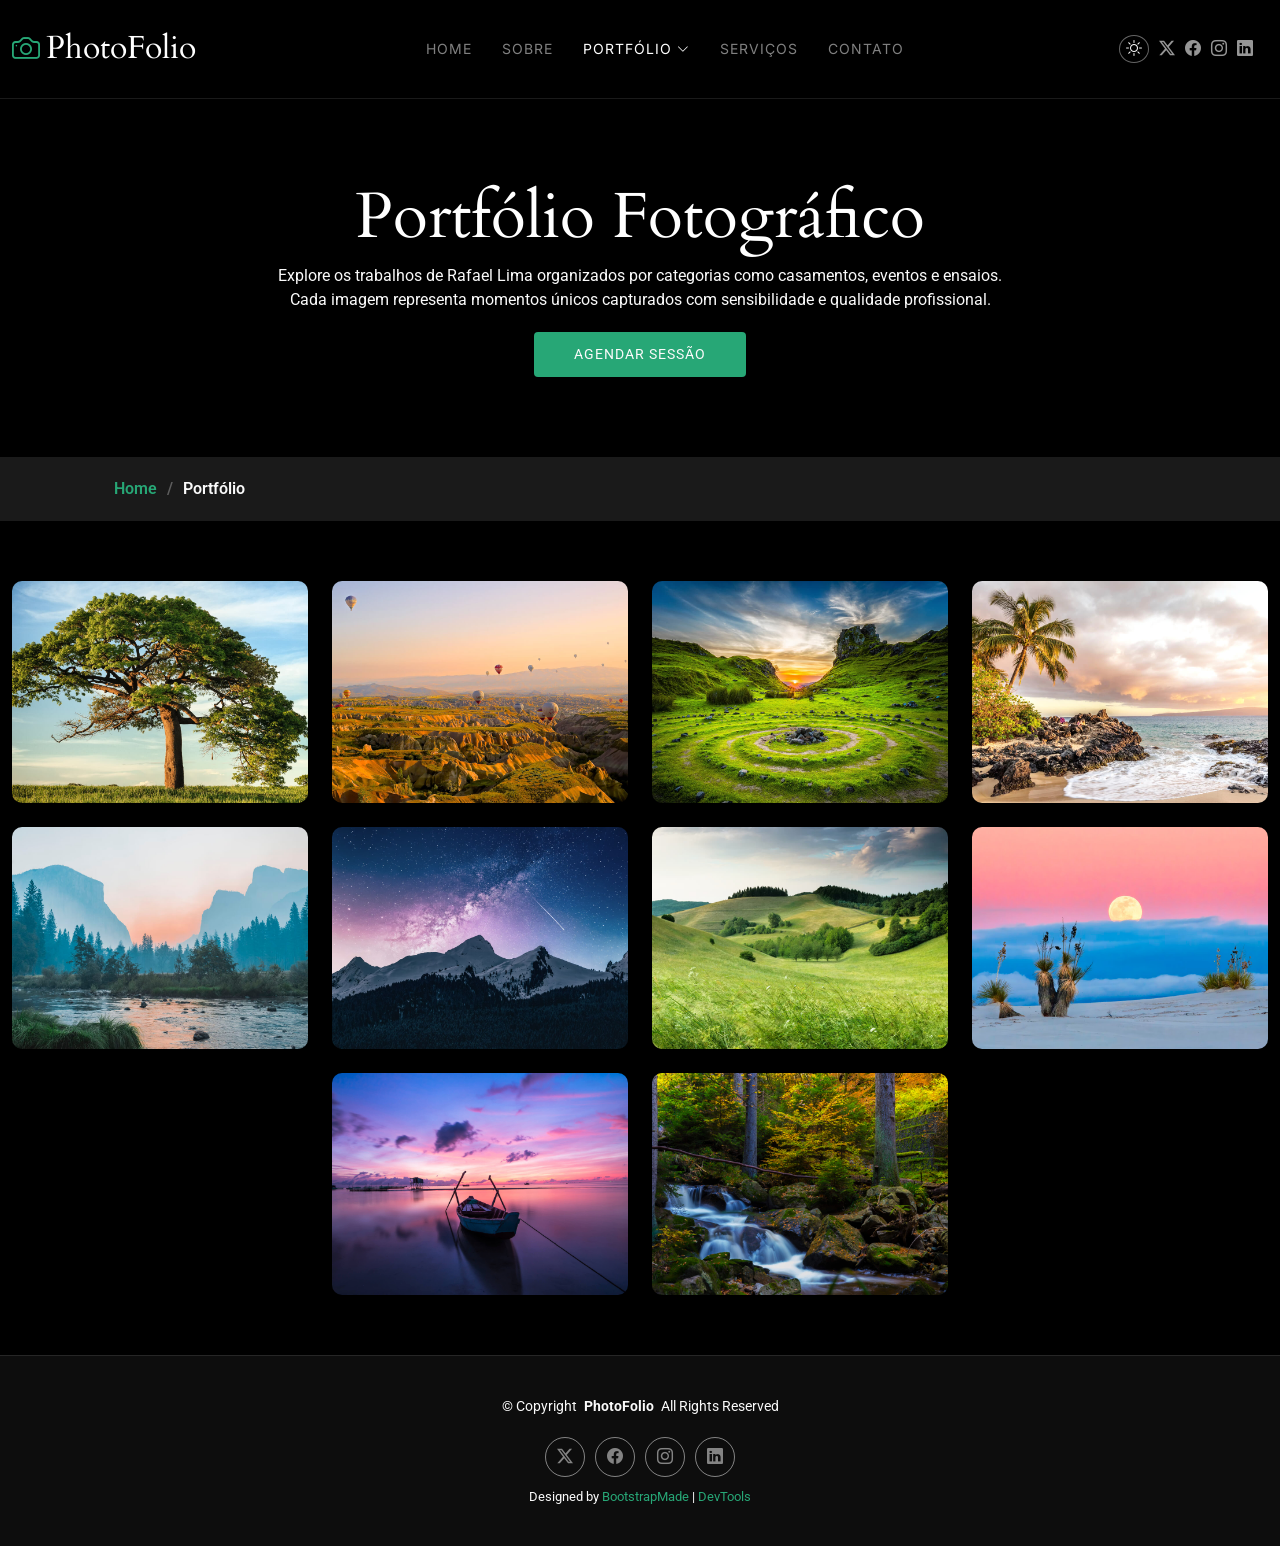
<file: PortfolioFotografia/gallery-paisagens.html>
<!DOCTYPE html>
<html lang="en">

<head>
  <meta charset="utf-8">
  <meta content="width=device-width, initial-scale=1.0" name="viewport">
  <title>Portfólio - Rafael Lima Fotografia</title>
  <meta name="description" content="">
  <meta name="keywords" content="">

  <!-- Favicons -->
  <link href="assets/img/favicon.png" rel="icon">
  <link href="assets/img/apple-touch-icon.png" rel="apple-touch-icon">

  <!-- Fonts -->
  <link href="https://fonts.googleapis.com" rel="preconnect">
  <link href="https://fonts.gstatic.com" rel="preconnect" crossorigin>
  <link href="https://fonts.googleapis.com/css2?family=Roboto:ital,wght@0,100;0,300;0,400;0,500;0,700;0,900;1,100;1,300;1,400;1,500;1,700;1,900&family=Inter:wght@100;200;300;400;500;600;700;800;900&family=Cardo:ital,wght@0,400;0,700;1,400;1,700&display=swap" rel="stylesheet">

  <!-- Vendor CSS Files -->
  <link href="assets/vendor/bootstrap/css/bootstrap.min.css" rel="stylesheet">
  <link href="assets/vendor/bootstrap-icons/bootstrap-icons.css" rel="stylesheet">
  <link href="assets/vendor/aos/aos.css" rel="stylesheet">
  <link href="assets/vendor/glightbox/css/glightbox.min.css" rel="stylesheet">
  <link href="assets/vendor/swiper/swiper-bundle.min.css" rel="stylesheet">

  <!-- Main CSS File -->
  <link href="assets/css/main.css" rel="stylesheet">

  <!-- =======================================================
  * Template Name: PhotoFolio
  * Template URL: https://bootstrapmade.com/photofolio-bootstrap-photography-website-template/
  * Updated: Aug 07 2024 with Bootstrap v5.3.3
  * Author: BootstrapMade.com
  * License: https://bootstrapmade.com/license/
  ======================================================== -->
</head>

<body class="gallery-page">

  <header id="header" class="header d-flex align-items-center sticky-top">
    <div class="container-fluid position-relative d-flex align-items-center justify-content-between">

      <a href="index.html" class="logo d-flex align-items-center me-auto me-xl-0">
        <!-- Uncomment the line below if you also wish to use an image logo -->
        <!-- <img src="assets/img/logo.png" alt=""> -->
        <i class="bi bi-camera"></i>
        <h1 class="sitename">PhotoFolio</h1>
      </a>

      <nav id="navmenu" class="navmenu">
        <ul>
          <li><a href="index.html">Home</a></li>
          <li><a href="about.html">Sobre</a></li>
          <li class="dropdown"><a href="gallery.html" class="active"><span>Portfólio</span> <i
                class="bi bi-chevron-down toggle-dropdown"></i></a>
            <ul>
              <li><a href="gallery.html">Completo</a></li>
              <li><a href="gallery-outros.html">Outros</a></li>
              <li><a href="gallery-pessoas.html">Pessoas</a></li>
              <li><a href="gallery-paisagens.html" class="active">Paisagens</a></li>
            </ul>
          </li>
          <li><a href="services.html">Serviços</a></li>
          <li><a href="contact.html">Contato</a></li>
        </ul>
        <i class="mobile-nav-toggle d-xl-none bi bi-list"></i>
      </nav>

      <div class="header-social-links">
        <button id="theme-toggle" class="theme-toggle" aria-label="Toggle theme">
          <i class="bi bi-sun"></i>
        </button>
        <a href="#" class="twitter"><i class="bi bi-twitter-x"></i></a>
        <a href="#" class="facebook"><i class="bi bi-facebook"></i></a>
        <a href="#" class="instagram"><i class="bi bi-instagram"></i></a>
        <a href="#" class="linkedin"><i class="bi bi-linkedin"></i></a>
      </div>

    </div>
  </header>

  <main class="main">

    <!-- Page Title -->
    <div class="page-title" data-aos="fade">
      <div class="heading">
        <div class="container">
          <div class="row d-flex justify-content-center text-center">
            <div class="col-lg-8">
              <h1>Portfólio Fotográfico</h1>
              <p class="mb-0">
                Explore os trabalhos de Rafael Lima organizados por categorias como casamentos, eventos e ensaios.
                Cada imagem representa momentos únicos capturados com sensibilidade e qualidade profissional.
              </p>
              <a href="contact.html" class="cta-btn">Agendar Sessão<br></a>
            </div>
          </div>
        </div>
      </div>
      <nav class="breadcrumbs">
        <div class="container">
          <ol>
            <li><a href="index.html">Home</a></li>
            <li class="current">Portfólio</li>
          </ol>
        </div>
      </nav>
    </div><!-- End Page Title -->

    <!-- Gallery Section -->
    <section id="gallery" class="gallery section">

      <div class="container-fluid" data-aos="fade-up" data-aos-delay="100">

        <div class="row gy-4 justify-content-center">

          <div class="col-xl-3 col-lg-4 col-md-6">
            <div class="gallery-item h-100">
              <img src="assets/img/gallery/gallery-1.jpg" class="img-fluid" alt="">
              <div class="gallery-links d-flex align-items-center justify-content-center">
                <a href="assets/img/gallery/gallery-1.jpg" title="Gallery 1" class="glightbox preview-link"><i class="bi bi-arrows-angle-expand"></i></a>
 
              </div>
            </div>
          </div><!-- End Gallery Item -->

          <div class="col-xl-3 col-lg-4 col-md-6">
            <div class="gallery-item h-100">
              <img src="assets/img/gallery/gallery-2.jpg" class="img-fluid" alt="">
              <div class="gallery-links d-flex align-items-center justify-content-center">
                <a href="assets/img/gallery/gallery-2.jpg" title="Gallery 2" class="glightbox preview-link"><i class="bi bi-arrows-angle-expand"></i></a>
 
              </div>
            </div>
          </div><!-- End Gallery Item -->

          <div class="col-xl-3 col-lg-4 col-md-6">
            <div class="gallery-item h-100">
              <img src="assets/img/gallery/gallery-3.jpg" class="img-fluid" alt="">
              <div class="gallery-links d-flex align-items-center justify-content-center">
                <a href="assets/img/gallery/gallery-3.jpg" title="Gallery 3" class="glightbox preview-link"><i class="bi bi-arrows-angle-expand"></i></a>
 
              </div>
            </div>
          </div><!-- End Gallery Item -->

          <div class="col-xl-3 col-lg-4 col-md-6">
            <div class="gallery-item h-100">
              <img src="assets/img/gallery/gallery-4.jpg" class="img-fluid" alt="">
              <div class="gallery-links d-flex align-items-center justify-content-center">
                <a href="assets/img/gallery/gallery-4.jpg" title="Gallery 4" class="glightbox preview-link"><i class="bi bi-arrows-angle-expand"></i></a>
 
              </div>
            </div>
          </div><!-- End Gallery Item -->

          <div class="col-xl-3 col-lg-4 col-md-6">
            <div class="gallery-item h-100">
              <img src="assets/img/gallery/gallery-5.jpg" class="img-fluid" alt="">
              <div class="gallery-links d-flex align-items-center justify-content-center">
                <a href="assets/img/gallery/gallery-5.jpg" title="Gallery 5" class="glightbox preview-link"><i class="bi bi-arrows-angle-expand"></i></a>
 
              </div>
            </div>
          </div><!-- End Gallery Item -->

          <div class="col-xl-3 col-lg-4 col-md-6">
            <div class="gallery-item h-100">
              <img src="assets/img/gallery/gallery-6.jpg" class="img-fluid" alt="">
              <div class="gallery-links d-flex align-items-center justify-content-center">
                <a href="assets/img/gallery/gallery-6.jpg" title="Gallery 6" class="glightbox preview-link"><i class="bi bi-arrows-angle-expand"></i></a>
 
              </div>
            </div>
          </div><!-- End Gallery Item -->

          <div class="col-xl-3 col-lg-4 col-md-6">
            <div class="gallery-item h-100">
              <img src="assets/img/gallery/gallery-7.jpg" class="img-fluid" alt="">
              <div class="gallery-links d-flex align-items-center justify-content-center">
                <a href="assets/img/gallery/gallery-7.jpg" title="Gallery 7" class="glightbox preview-link"><i class="bi bi-arrows-angle-expand"></i></a>
 
              </div>
            </div>
          </div><!-- End Gallery Item -->

          <div class="col-xl-3 col-lg-4 col-md-6">
            <div class="gallery-item h-100">
              <img src="assets/img/gallery/gallery-8-2.jpg" class="img-fluid" alt="">
              <div class="gallery-links d-flex align-items-center justify-content-center">
                <a href="assets/img/gallery/gallery-8-2.jpg" title="Gallery 8" class="glightbox preview-link"><i class="bi bi-arrows-angle-expand"></i></a>
 
              </div>
            </div>
          </div>
          
          <div class="col-xl-3 col-lg-4 col-md-6">
            <div class="gallery-item h-100">
              <img src="assets/img/gallery/gallery-12.jpg" class="img-fluid" alt="">
              <div class="gallery-links d-flex align-items-center justify-content-center">
                <a href="assets/img/gallery/gallery-12.jpg" title="Gallery 12" class="glightbox preview-link"><i
                    class="bi bi-arrows-angle-expand"></i></a>
 
              </div>
            </div>
          </div>
          
          <div class="col-xl-3 col-lg-4 col-md-6">
            <div class="gallery-item h-100">
              <img src="assets/img/gallery/gallery-13.jpg" class="img-fluid" alt="">
              <div class="gallery-links d-flex align-items-center justify-content-center">
                <a href="assets/img/gallery/gallery-13.jpg" title="Gallery 13" class="glightbox preview-link"><i
                    class="bi bi-arrows-angle-expand"></i></a>
 
              </div>
            </div>
          </div><!-- End Gallery Item -->

        </div>

      </div>

    </section><!-- /Gallery Section -->

  </main>

  <footer id="footer" class="footer">

    <div class="container">
      <div class="copyright text-center ">
        <p>© <span>Copyright</span> <strong class="px-1 sitename">PhotoFolio</strong> <span>All Rights Reserved</span></p>
      </div>
      <div class="social-links d-flex justify-content-center">
        <a href=""><i class="bi bi-twitter-x"></i></a>
        <a href=""><i class="bi bi-facebook"></i></a>
        <a href=""><i class="bi bi-instagram"></i></a>
        <a href=""><i class="bi bi-linkedin"></i></a>
      </div>
      <div class="credits">
        <!-- All the links in the footer should remain intact. -->
        <!-- You can delete the links only if you've purchased the pro version. -->
        <!-- Licensing information: https://bootstrapmade.com/license/ -->
        <!-- Purchase the pro version with working PHP/AJAX contact form: [buy-url] -->
        Designed by <a href="https://bootstrapmade.com/">BootstrapMade</a> | <a href="https://bootstrapmade.com/tools/">DevTools</a>
      </div>
    </div>

  </footer>

  <!-- Scroll Top -->
  <a href="#" id="scroll-top" class="scroll-top d-flex align-items-center justify-content-center"><i class="bi bi-arrow-up-short"></i></a>

  <!-- Preloader -->
  <div id="preloader">
    <div class="line"></div>
  </div>

  <!-- Vendor JS Files -->
  <script src="assets/vendor/bootstrap/js/bootstrap.bundle.min.js"></script>
  <script src="assets/vendor/php-email-form/validate.js"></script>
  <script src="assets/vendor/aos/aos.js"></script>
  <script src="assets/vendor/glightbox/js/glightbox.min.js"></script>
  <script src="assets/vendor/swiper/swiper-bundle.min.js"></script>

  <!-- Main JS File -->
  <script src="assets/js/main.js"></script>

  <script>
    const toggleBtn = document.getElementById('theme-toggle');
    const icon = toggleBtn.querySelector('i');

    const darkTheme = {
      '--background-color': '#000000',
      '--default-color': '#fafafa',
      '--heading-color': '#ffffff',
      '--surface-color': '#1a1a1a',
      '--contrast-color': '#ffffff',
      '--nav-color': 'rgba(255, 255, 255, 0.5)',
      '--nav-hover-color': '#ffffff',
      '--nav-mobile-background-color': '#1a1a1a',
      '--nav-dropdown-background-color': '#1a1a1a',
      '--nav-dropdown-color': 'rgba(255, 255, 255, 0.5)',
      '--nav-dropdown-hover-color': '#ffffff',
    };

    const lightTheme = {
      '--background-color': '#ffffff',
      '--default-color': '#000000',
      '--heading-color': '#000000',
      '--surface-color': '#cecece',
      '--contrast-color': '#000000',
      '--nav-color': 'rgba(0, 0, 0, 0.5)',
      '--nav-hover-color': '#000000',
      '--nav-mobile-background-color': '#f0f0f0',
      '--nav-dropdown-background-color': '#f0f0f0',
      '--nav-dropdown-color': 'rgba(0, 0, 0, 0.5)',
      '--nav-dropdown-hover-color': '#000000',
    };

    let isDark = true;

    function applyTheme(theme) {
      const root = document.documentElement;
      for (const [prop, value] of Object.entries(theme)) {
        root.style.setProperty(prop, value);
      }
    }

    toggleBtn.addEventListener('click', () => {
      isDark = !isDark;
      applyTheme(isDark ? darkTheme : lightTheme);
      icon.className = isDark ? 'bi bi-sun' : 'bi bi-moon';
      localStorage.setItem('theme', isDark ? 'dark' : 'light');
    });

    // Persist preference across page loads
    const saved = localStorage.getItem('theme');
    if (saved === 'light') {
      isDark = false;
      applyTheme(lightTheme);
      icon.className = 'bi bi-moon';
    }
  </script>
</body>

</html>
</file>
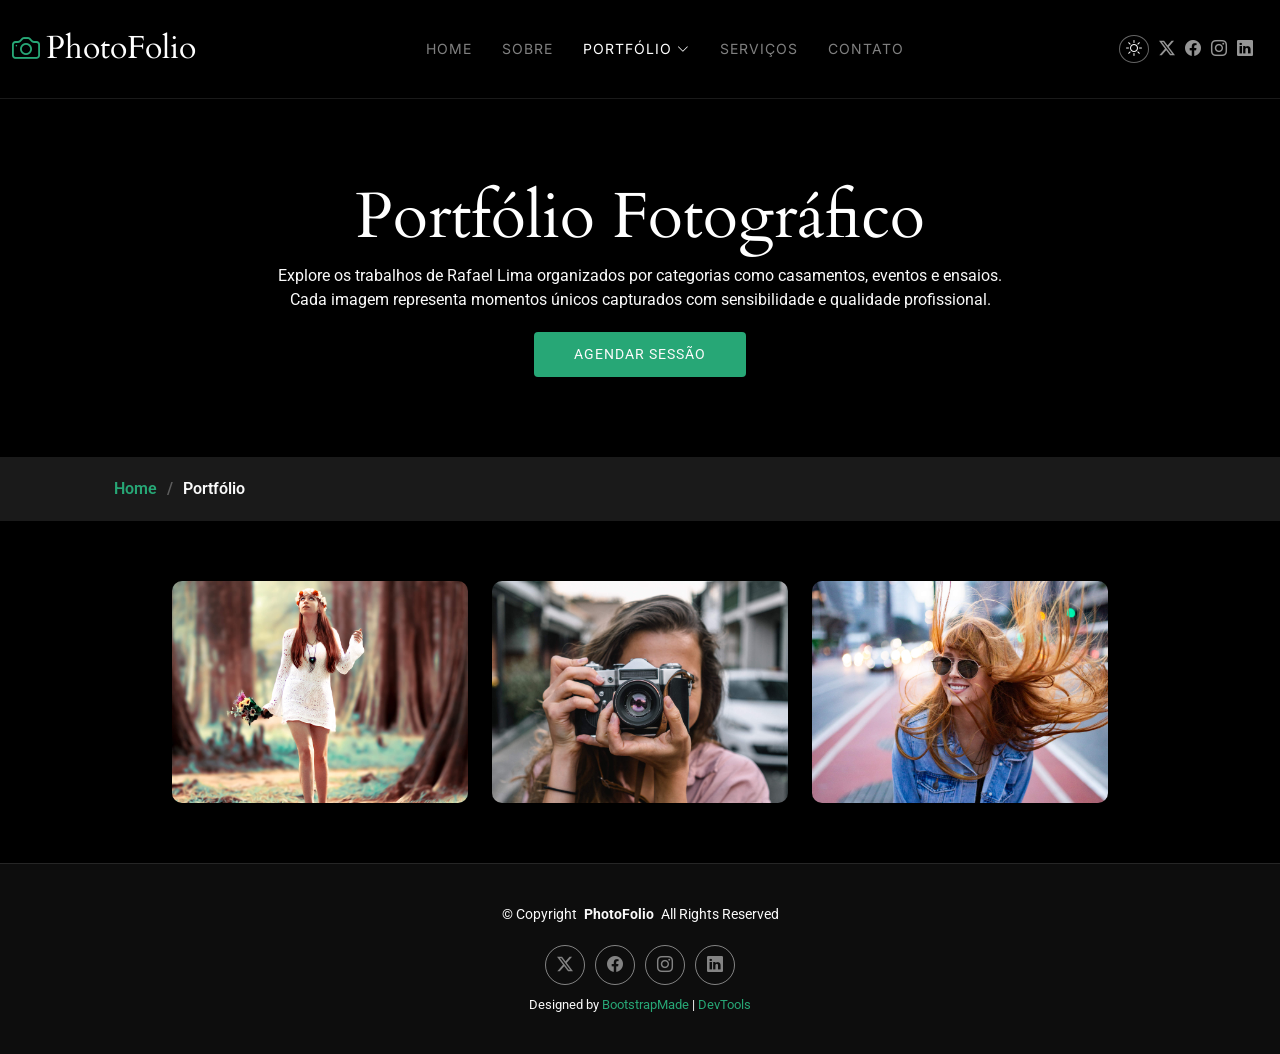
<file: PortfolioFotografia/gallery-pessoas.html>
<!DOCTYPE html>
<html lang="en">

<head>
  <meta charset="utf-8">
  <meta content="width=device-width, initial-scale=1.0" name="viewport">
  <title>Portfólio - Rafael Lima Fotografia</title>
  <meta name="description" content="">
  <meta name="keywords" content="">

  <!-- Favicons -->
  <link href="assets/img/favicon.png" rel="icon">
  <link href="assets/img/apple-touch-icon.png" rel="apple-touch-icon">

  <!-- Fonts -->
  <link href="https://fonts.googleapis.com" rel="preconnect">
  <link href="https://fonts.gstatic.com" rel="preconnect" crossorigin>
  <link href="https://fonts.googleapis.com/css2?family=Roboto:ital,wght@0,100;0,300;0,400;0,500;0,700;0,900;1,100;1,300;1,400;1,500;1,700;1,900&family=Inter:wght@100;200;300;400;500;600;700;800;900&family=Cardo:ital,wght@0,400;0,700;1,400;1,700&display=swap" rel="stylesheet">

  <!-- Vendor CSS Files -->
  <link href="assets/vendor/bootstrap/css/bootstrap.min.css" rel="stylesheet">
  <link href="assets/vendor/bootstrap-icons/bootstrap-icons.css" rel="stylesheet">
  <link href="assets/vendor/aos/aos.css" rel="stylesheet">
  <link href="assets/vendor/glightbox/css/glightbox.min.css" rel="stylesheet">
  <link href="assets/vendor/swiper/swiper-bundle.min.css" rel="stylesheet">

  <!-- Main CSS File -->
  <link href="assets/css/main.css" rel="stylesheet">

  <!-- =======================================================
  * Template Name: PhotoFolio
  * Template URL: https://bootstrapmade.com/photofolio-bootstrap-photography-website-template/
  * Updated: Aug 07 2024 with Bootstrap v5.3.3
  * Author: BootstrapMade.com
  * License: https://bootstrapmade.com/license/
  ======================================================== -->
</head>

<body class="gallery-page">

  <header id="header" class="header d-flex align-items-center sticky-top">
    <div class="container-fluid position-relative d-flex align-items-center justify-content-between">

      <a href="index.html" class="logo d-flex align-items-center me-auto me-xl-0">
        <!-- Uncomment the line below if you also wish to use an image logo -->
        <!-- <img src="assets/img/logo.png" alt=""> -->
        <i class="bi bi-camera"></i>
        <h1 class="sitename">PhotoFolio</h1>
      </a>

      <nav id="navmenu" class="navmenu">
        <ul>
          <li><a href="index.html">Home</a></li>
          <li><a href="about.html">Sobre</a></li>
          <li class="dropdown"><a href="gallery.html" class="active"><span>Portfólio</span> <i
                class="bi bi-chevron-down toggle-dropdown"></i></a>
            <ul>
              <li><a href="gallery.html">Completo</a></li>
              <li><a href="gallery-outros.html">Outros</a></li>
              <li><a href="gallery-pessoas.html" class="active">Pessoas</a></li>
              <li><a href="gallery-paisagens.html">Paisagens</a></li>
            </ul>
          </li>
          <li><a href="services.html">Serviços</a></li>
          <li><a href="contact.html">Contato</a></li>
        </ul>
        <i class="mobile-nav-toggle d-xl-none bi bi-list"></i>
      </nav>

      <div class="header-social-links">
        <button id="theme-toggle" class="theme-toggle" aria-label="Toggle theme">
          <i class="bi bi-sun"></i>
        </button>
        <a href="#" class="twitter"><i class="bi bi-twitter-x"></i></a>
        <a href="#" class="facebook"><i class="bi bi-facebook"></i></a>
        <a href="#" class="instagram"><i class="bi bi-instagram"></i></a>
        <a href="#" class="linkedin"><i class="bi bi-linkedin"></i></a>
      </div>

    </div>
  </header>

  <main class="main">

    <!-- Page Title -->
    <div class="page-title" data-aos="fade">
      <div class="heading">
        <div class="container">
          <div class="row d-flex justify-content-center text-center">
            <div class="col-lg-8">
              <h1>Portfólio Fotográfico</h1>
              <p class="mb-0">
                Explore os trabalhos de Rafael Lima organizados por categorias como casamentos, eventos e ensaios.
                Cada imagem representa momentos únicos capturados com sensibilidade e qualidade profissional.
              </p>
              <a href="contact.html" class="cta-btn">Agendar Sessão<br></a>
            </div>
          </div>
        </div>
      </div>
      <nav class="breadcrumbs">
        <div class="container">
          <ol>
            <li><a href="index.html">Home</a></li>
            <li class="current">Portfólio</li>
          </ol>
        </div>
      </nav>
    </div><!-- End Page Title -->

    <!-- Gallery Section -->
    <section id="gallery" class="gallery section">

      <div class="container-fluid" data-aos="fade-up" data-aos-delay="100">

        <div class="row gy-4 justify-content-center">

          <div class="col-xl-3 col-lg-4 col-md-6">
            <div class="gallery-item h-100">
              <img src="assets/img/gallery/gallery-8.jpg" class="img-fluid" alt="">
              <div class="gallery-links d-flex align-items-center justify-content-center">
                <a href="assets/img/gallery/gallery-8.jpg" title="Gallery 8" class="glightbox preview-link"><i class="bi bi-arrows-angle-expand"></i></a>
 
              </div>
            </div>
          </div><!-- End Gallery Item -->

          <div class="col-xl-3 col-lg-4 col-md-6">
            <div class="gallery-item h-100">
              <img src="assets/img/gallery/gallery-9.jpg" class="img-fluid" alt="">
              <div class="gallery-links d-flex align-items-center justify-content-center">
                <a href="assets/img/gallery/gallery-9.jpg" title="Gallery 9" class="glightbox preview-link"><i class="bi bi-arrows-angle-expand"></i></a>
 
              </div>
            </div>
          </div><!-- End Gallery Item -->

          <div class="col-xl-3 col-lg-4 col-md-6">
            <div class="gallery-item h-100">
              <img src="assets/img/gallery/gallery-10.jpg" class="img-fluid" alt="">
              <div class="gallery-links d-flex align-items-center justify-content-center">
                <a href="assets/img/gallery/gallery-10.jpg" title="Gallery 10" class="glightbox preview-link"><i class="bi bi-arrows-angle-expand"></i></a>
 
              </div>
            </div>
          </div><!-- End Gallery Item -->



      </div>

    </section><!-- /Gallery Section -->

  </main>

  <footer id="footer" class="footer">

    <div class="container">
      <div class="copyright text-center ">
        <p>© <span>Copyright</span> <strong class="px-1 sitename">PhotoFolio</strong> <span>All Rights Reserved</span></p>
      </div>
      <div class="social-links d-flex justify-content-center">
        <a href=""><i class="bi bi-twitter-x"></i></a>
        <a href=""><i class="bi bi-facebook"></i></a>
        <a href=""><i class="bi bi-instagram"></i></a>
        <a href=""><i class="bi bi-linkedin"></i></a>
      </div>
      <div class="credits">
        <!-- All the links in the footer should remain intact. -->
        <!-- You can delete the links only if you've purchased the pro version. -->
        <!-- Licensing information: https://bootstrapmade.com/license/ -->
        <!-- Purchase the pro version with working PHP/AJAX contact form: [buy-url] -->
        Designed by <a href="https://bootstrapmade.com/">BootstrapMade</a> | <a href="https://bootstrapmade.com/tools/">DevTools</a>
      </div>
    </div>

  </footer>

  <!-- Scroll Top -->
  <a href="#" id="scroll-top" class="scroll-top d-flex align-items-center justify-content-center"><i class="bi bi-arrow-up-short"></i></a>

  <!-- Preloader -->
  <div id="preloader">
    <div class="line"></div>
  </div>

  <!-- Vendor JS Files -->
  <script src="assets/vendor/bootstrap/js/bootstrap.bundle.min.js"></script>
  <script src="assets/vendor/php-email-form/validate.js"></script>
  <script src="assets/vendor/aos/aos.js"></script>
  <script src="assets/vendor/glightbox/js/glightbox.min.js"></script>
  <script src="assets/vendor/swiper/swiper-bundle.min.js"></script>

  <!-- Main JS File -->
  <script src="assets/js/main.js"></script>

  <script>
    const toggleBtn = document.getElementById('theme-toggle');
    const icon = toggleBtn.querySelector('i');

    const darkTheme = {
      '--background-color': '#000000',
      '--default-color': '#fafafa',
      '--heading-color': '#ffffff',
      '--surface-color': '#1a1a1a',
      '--contrast-color': '#ffffff',
      '--nav-color': 'rgba(255, 255, 255, 0.5)',
      '--nav-hover-color': '#ffffff',
      '--nav-mobile-background-color': '#1a1a1a',
      '--nav-dropdown-background-color': '#1a1a1a',
      '--nav-dropdown-color': 'rgba(255, 255, 255, 0.5)',
      '--nav-dropdown-hover-color': '#ffffff',
    };

    const lightTheme = {
      '--background-color': '#ffffff',
      '--default-color': '#000000',
      '--heading-color': '#000000',
      '--surface-color': '#cecece',
      '--contrast-color': '#000000',
      '--nav-color': 'rgba(0, 0, 0, 0.5)',
      '--nav-hover-color': '#000000',
      '--nav-mobile-background-color': '#f0f0f0',
      '--nav-dropdown-background-color': '#f0f0f0',
      '--nav-dropdown-color': 'rgba(0, 0, 0, 0.5)',
      '--nav-dropdown-hover-color': '#000000',
    };

    let isDark = true;

    function applyTheme(theme) {
      const root = document.documentElement;
      for (const [prop, value] of Object.entries(theme)) {
        root.style.setProperty(prop, value);
      }
    }

    toggleBtn.addEventListener('click', () => {
      isDark = !isDark;
      applyTheme(isDark ? darkTheme : lightTheme);
      icon.className = isDark ? 'bi bi-sun' : 'bi bi-moon';
      localStorage.setItem('theme', isDark ? 'dark' : 'light');
    });

    // Persist preference across page loads
    const saved = localStorage.getItem('theme');
    if (saved === 'light') {
      isDark = false;
      applyTheme(lightTheme);
      icon.className = 'bi bi-moon';
    }
  </script>
</body>

</html>
</file>
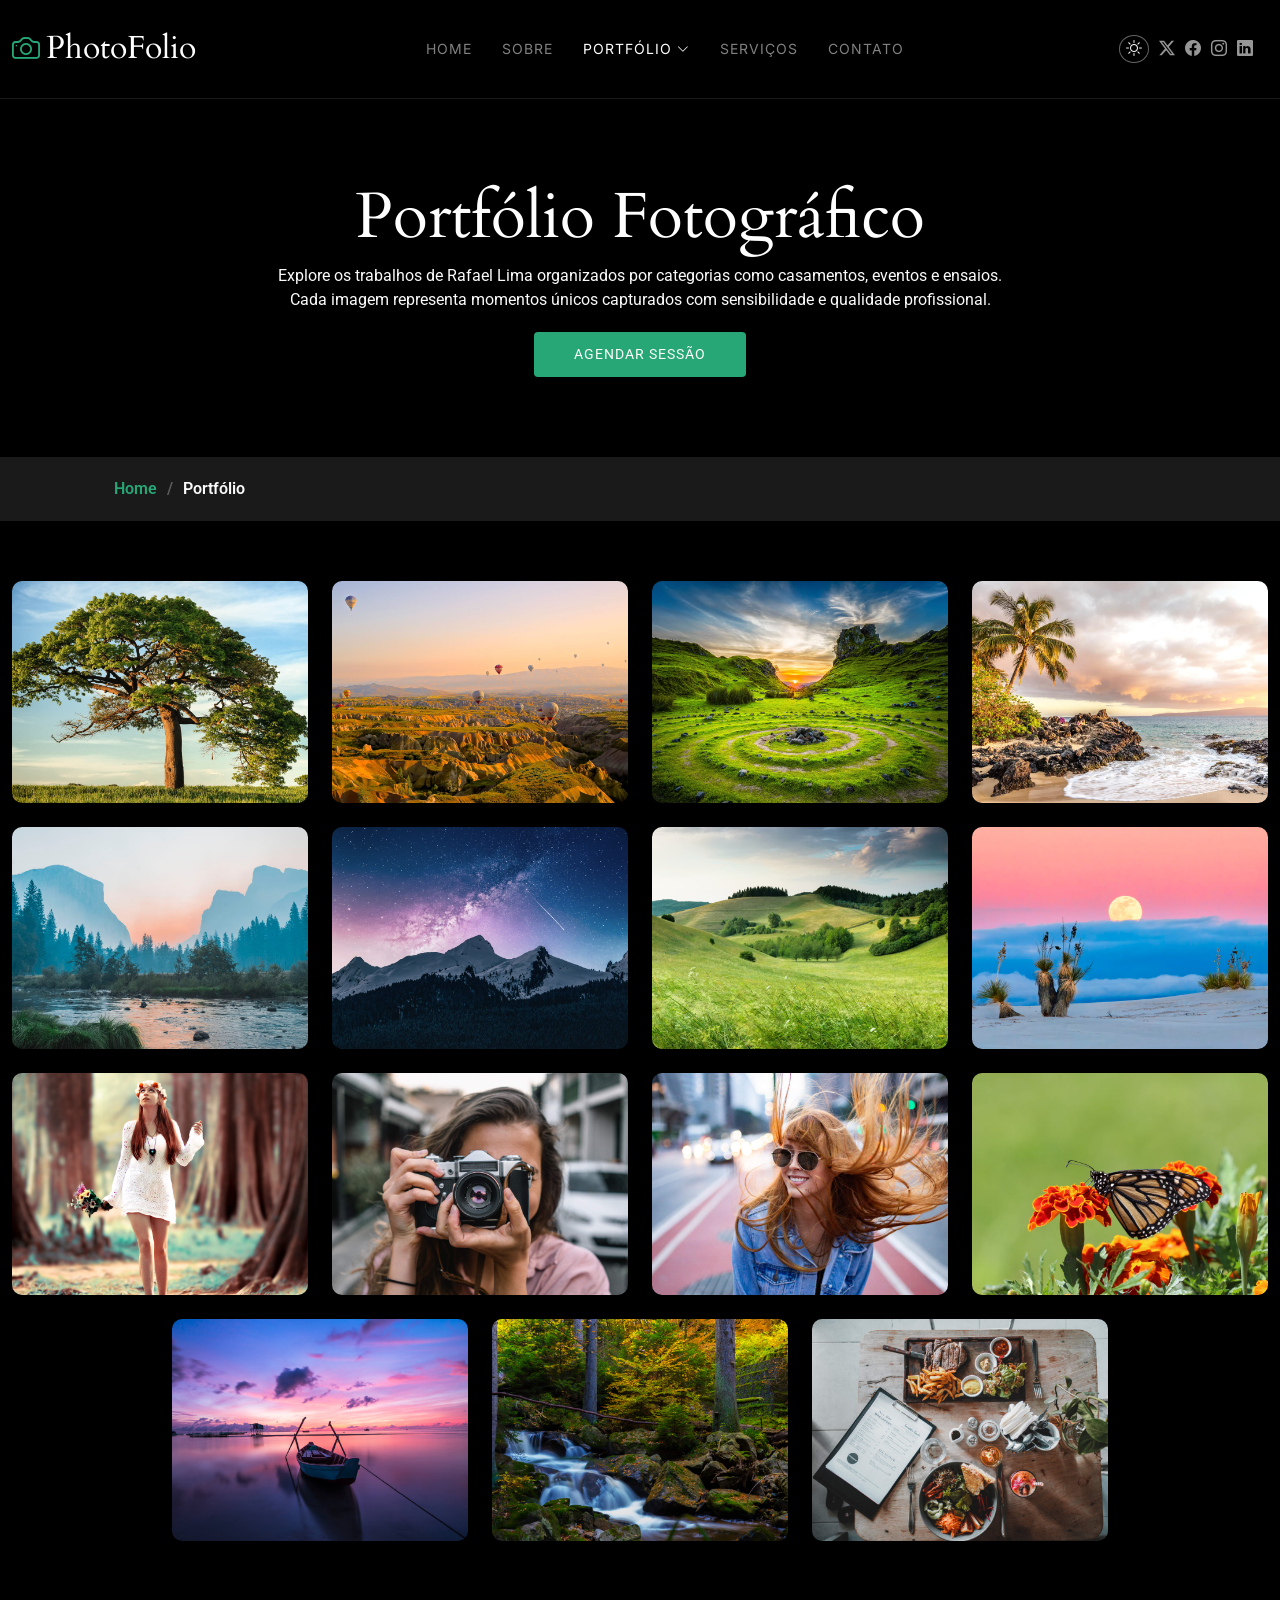
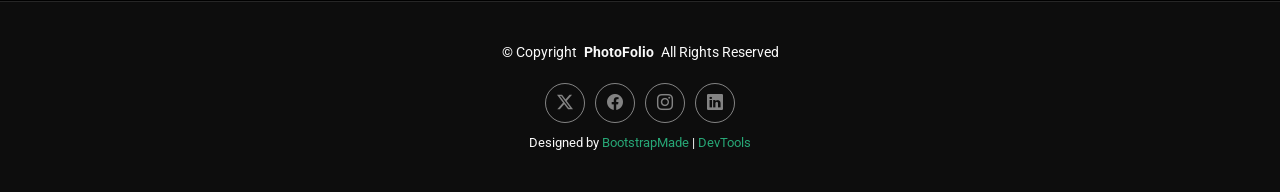
<file: PortfolioFotografia/gallery.html>
<!DOCTYPE html>
<html lang="en">

<head>
  <meta charset="utf-8">
  <meta content="width=device-width, initial-scale=1.0" name="viewport">
  <title>Portfólio - Rafael Lima Fotografia</title>
  <meta name="description" content="">
  <meta name="keywords" content="">

  <!-- Favicons -->
  <link href="assets/img/favicon.png" rel="icon">
  <link href="assets/img/apple-touch-icon.png" rel="apple-touch-icon">

  <!-- Fonts -->
  <link href="https://fonts.googleapis.com" rel="preconnect">
  <link href="https://fonts.gstatic.com" rel="preconnect" crossorigin>
  <link href="https://fonts.googleapis.com/css2?family=Roboto:ital,wght@0,100;0,300;0,400;0,500;0,700;0,900;1,100;1,300;1,400;1,500;1,700;1,900&family=Inter:wght@100;200;300;400;500;600;700;800;900&family=Cardo:ital,wght@0,400;0,700;1,400;1,700&display=swap" rel="stylesheet">

  <!-- Vendor CSS Files -->
  <link href="assets/vendor/bootstrap/css/bootstrap.min.css" rel="stylesheet">
  <link href="assets/vendor/bootstrap-icons/bootstrap-icons.css" rel="stylesheet">
  <link href="assets/vendor/aos/aos.css" rel="stylesheet">
  <link href="assets/vendor/glightbox/css/glightbox.min.css" rel="stylesheet">
  <link href="assets/vendor/swiper/swiper-bundle.min.css" rel="stylesheet">

  <!-- Main CSS File -->
  <link href="assets/css/main.css" rel="stylesheet">

  <!-- =======================================================
  * Template Name: PhotoFolio
  * Template URL: https://bootstrapmade.com/photofolio-bootstrap-photography-website-template/
  * Updated: Aug 07 2024 with Bootstrap v5.3.3
  * Author: BootstrapMade.com
  * License: https://bootstrapmade.com/license/
  ======================================================== -->
</head>

<body class="gallery-page">

  <header id="header" class="header d-flex align-items-center sticky-top">
    <div class="container-fluid position-relative d-flex align-items-center justify-content-between">

      <a href="index.html" class="logo d-flex align-items-center me-auto me-xl-0">
        <!-- Uncomment the line below if you also wish to use an image logo -->
        <!-- <img src="assets/img/logo.png" alt=""> -->
        <i class="bi bi-camera"></i>
        <h1 class="sitename">PhotoFolio</h1>
      </a>

      <nav id="navmenu" class="navmenu">
        <ul>
          <li><a href="index.html">Home</a></li>
          <li><a href="about.html">Sobre</a></li>
          <li class="dropdown"><a href="gallery.html" class="active"><span>Portfólio</span> <i
                class="bi bi-chevron-down toggle-dropdown"></i></a>
            <ul>
              <li><a href="gallery.html" class="active">Completo</a></li>
              <li><a href="gallery-outros.html">Outros</a></li>
              <li><a href="gallery-pessoas.html">Pessoas</a></li>
              <li><a href="gallery-paisagens.html">Paisagens</a></li>
            </ul>
          </li>
          <li><a href="services.html">Serviços</a></li>
          <li><a href="contact.html">Contato</a></li>
        </ul>
        <i class="mobile-nav-toggle d-xl-none bi bi-list"></i>
      </nav>

      <div class="header-social-links">
        <button id="theme-toggle" class="theme-toggle" aria-label="Toggle theme">
          <i class="bi bi-sun"></i>
        </button>
        <a href="#" class="twitter"><i class="bi bi-twitter-x"></i></a>
        <a href="#" class="facebook"><i class="bi bi-facebook"></i></a>
        <a href="#" class="instagram"><i class="bi bi-instagram"></i></a>
        <a href="#" class="linkedin"><i class="bi bi-linkedin"></i></a>
      </div>

    </div>
  </header>

  <main class="main">

    <!-- Page Title -->
    <div class="page-title" data-aos="fade">
      <div class="heading">
        <div class="container">
          <div class="row d-flex justify-content-center text-center">
            <div class="col-lg-8">
              <h1>Portfólio Fotográfico</h1>
              <p class="mb-0">
                Explore os trabalhos de Rafael Lima organizados por categorias como casamentos, eventos e ensaios.
                Cada imagem representa momentos únicos capturados com sensibilidade e qualidade profissional.
              </p>
              <a href="contact.html" class="cta-btn">Agendar Sessão<br></a>
            </div>
          </div>
        </div>
      </div>
      <nav class="breadcrumbs">
        <div class="container">
          <ol>
            <li><a href="index.html">Home</a></li>
            <li class="current">Portfólio</li>
          </ol>
        </div>
      </nav>
    </div><!-- End Page Title -->

    <!-- Gallery Section -->
    <section id="gallery" class="gallery section">

      <div class="container-fluid" data-aos="fade-up" data-aos-delay="100">

        <div class="row gy-4 justify-content-center">

          <div class="col-xl-3 col-lg-4 col-md-6">
            <div class="gallery-item h-100">
              <img src="assets/img/gallery/gallery-1.jpg" class="img-fluid" alt="">
              <div class="gallery-links d-flex align-items-center justify-content-center">
                <a href="assets/img/gallery/gallery-1.jpg" title="Gallery 1" class="glightbox preview-link"><i class="bi bi-arrows-angle-expand"></i></a>
 
              </div>
            </div>
          </div><!-- End Gallery Item -->

          <div class="col-xl-3 col-lg-4 col-md-6">
            <div class="gallery-item h-100">
              <img src="assets/img/gallery/gallery-2.jpg" class="img-fluid" alt="">
              <div class="gallery-links d-flex align-items-center justify-content-center">
                <a href="assets/img/gallery/gallery-2.jpg" title="Gallery 2" class="glightbox preview-link"><i class="bi bi-arrows-angle-expand"></i></a>
 
              </div>
            </div>
          </div><!-- End Gallery Item -->

          <div class="col-xl-3 col-lg-4 col-md-6">
            <div class="gallery-item h-100">
              <img src="assets/img/gallery/gallery-3.jpg" class="img-fluid" alt="">
              <div class="gallery-links d-flex align-items-center justify-content-center">
                <a href="assets/img/gallery/gallery-3.jpg" title="Gallery 3" class="glightbox preview-link"><i class="bi bi-arrows-angle-expand"></i></a>
 
              </div>
            </div>
          </div><!-- End Gallery Item -->

          <div class="col-xl-3 col-lg-4 col-md-6">
            <div class="gallery-item h-100">
              <img src="assets/img/gallery/gallery-4.jpg" class="img-fluid" alt="">
              <div class="gallery-links d-flex align-items-center justify-content-center">
                <a href="assets/img/gallery/gallery-4.jpg" title="Gallery 4" class="glightbox preview-link"><i class="bi bi-arrows-angle-expand"></i></a>
 
              </div>
            </div>
          </div><!-- End Gallery Item -->

          <div class="col-xl-3 col-lg-4 col-md-6">
            <div class="gallery-item h-100">
              <img src="assets/img/gallery/gallery-5.jpg" class="img-fluid" alt="">
              <div class="gallery-links d-flex align-items-center justify-content-center">
                <a href="assets/img/gallery/gallery-5.jpg" title="Gallery 5" class="glightbox preview-link"><i class="bi bi-arrows-angle-expand"></i></a>
 
              </div>
            </div>
          </div><!-- End Gallery Item -->

          <div class="col-xl-3 col-lg-4 col-md-6">
            <div class="gallery-item h-100">
              <img src="assets/img/gallery/gallery-6.jpg" class="img-fluid" alt="">
              <div class="gallery-links d-flex align-items-center justify-content-center">
                <a href="assets/img/gallery/gallery-6.jpg" title="Gallery 6" class="glightbox preview-link"><i class="bi bi-arrows-angle-expand"></i></a>
 
              </div>
            </div>
          </div><!-- End Gallery Item -->

          <div class="col-xl-3 col-lg-4 col-md-6">
            <div class="gallery-item h-100">
              <img src="assets/img/gallery/gallery-7.jpg" class="img-fluid" alt="">
              <div class="gallery-links d-flex align-items-center justify-content-center">
                <a href="assets/img/gallery/gallery-7.jpg" title="Gallery 7" class="glightbox preview-link"><i class="bi bi-arrows-angle-expand"></i></a>
 
              </div>
            </div>
          </div><!-- End Gallery Item -->

          <div class="col-xl-3 col-lg-4 col-md-6">
            <div class="gallery-item h-100">
              <img src="assets/img/gallery/gallery-8-2.jpg" class="img-fluid" alt="">
              <div class="gallery-links d-flex align-items-center justify-content-center">
                <a href="assets/img/gallery/gallery-8-2.jpg" title="Gallery 8" class="glightbox preview-link"><i class="bi bi-arrows-angle-expand"></i></a>
 
              </div>
            </div>
          </div><!-- End Gallery Item -->

        <div class="col-xl-3 col-lg-4 col-md-6">
            <div class="gallery-item h-100">
              <img src="assets/img/gallery/gallery-8.jpg" class="img-fluid" alt="">
              <div class="gallery-links d-flex align-items-center justify-content-center">
                <a href="assets/img/gallery/gallery-8.jpg" title="Gallery 8" class="glightbox preview-link"><i
                    class="bi bi-arrows-angle-expand"></i></a>
 
              </div>
            </div>
        </div>

        <div class="col-xl-3 col-lg-4 col-md-6">
            <div class="gallery-item h-100">
              <img src="assets/img/gallery/gallery-9.jpg" class="img-fluid" alt="">
              <div class="gallery-links d-flex align-items-center justify-content-center">
                <a href="assets/img/gallery/gallery-9.jpg" title="Gallery 9" class="glightbox preview-link"><i
                    class="bi bi-arrows-angle-expand"></i></a>
 
              </div>
            </div>
        </div>

        <div class="col-xl-3 col-lg-4 col-md-6">
            <div class="gallery-item h-100">
              <img src="assets/img/gallery/gallery-10.jpg" class="img-fluid" alt="">
              <div class="gallery-links d-flex align-items-center justify-content-center">
                <a href="assets/img/gallery/gallery-10.jpg" title="Gallery 10" class="glightbox preview-link"><i
                    class="bi bi-arrows-angle-expand"></i></a>
 
              </div>
            </div>
        </div>

        <div class="col-xl-3 col-lg-4 col-md-6">
            <div class="gallery-item h-100">
              <img src="assets/img/gallery/gallery-11.jpg" class="img-fluid" alt="">
              <div class="gallery-links d-flex align-items-center justify-content-center">
                <a href="assets/img/gallery/gallery-11.jpg" title="Gallery 11" class="glightbox preview-link"><i
                    class="bi bi-arrows-angle-expand"></i></a>
 
              </div>
            </div>
        </div>

        <div class="col-xl-3 col-lg-4 col-md-6">
          <div class="gallery-item h-100">
            <img src="assets/img/gallery/gallery-12.jpg" class="img-fluid" alt="">
            <div class="gallery-links d-flex align-items-center justify-content-center">
              <a href="assets/img/gallery/gallery-12.jpg" title="Gallery 12" class="glightbox preview-link"><i
                  class="bi bi-arrows-angle-expand"></i></a>
              <a href="gallery-single.html" class="details-link"><i class="bi bi-link-45deg"></i></a>
            </div>
          </div>
      </div>
      
      <div class="col-xl-3 col-lg-4 col-md-6">
        <div class="gallery-item h-100">
          <img src="assets/img/gallery/gallery-13.jpg" class="img-fluid" alt="">
          <div class="gallery-links d-flex align-items-center justify-content-center">
            <a href="assets/img/gallery/gallery-13.jpg" title="Gallery 13" class="glightbox preview-link"><i
                class="bi bi-arrows-angle-expand"></i></a>
            <a href="gallery-single.html" class="details-link"><i class="bi bi-link-45deg"></i></a>
          </div>
        </div>
      </div>

      <div class="col-xl-3 col-lg-4 col-md-6">
        <div class="gallery-item h-100">
          <img src="assets/img/gallery/gallery-14.jpg" class="img-fluid" alt="">
          <div class="gallery-links d-flex align-items-center justify-content-center">
            <a href="assets/img/gallery/gallery-14.jpg" title="Gallery 14" class="glightbox preview-link"><i
                class="bi bi-arrows-angle-expand"></i></a>
            <a href="gallery-single.html" class="details-link"><i class="bi bi-link-45deg"></i></a>
          </div>
        </div>
      </div>

    </section><!-- /Gallery Section -->

  </main>

  <footer id="footer" class="footer">

    <div class="container">
      <div class="copyright text-center ">
        <p>© <span>Copyright</span> <strong class="px-1 sitename">PhotoFolio</strong> <span>All Rights Reserved</span></p>
      </div>
      <div class="social-links d-flex justify-content-center">
        <a href=""><i class="bi bi-twitter-x"></i></a>
        <a href=""><i class="bi bi-facebook"></i></a>
        <a href=""><i class="bi bi-instagram"></i></a>
        <a href=""><i class="bi bi-linkedin"></i></a>
      </div>
      <div class="credits">
        <!-- All the links in the footer should remain intact. -->
        <!-- You can delete the links only if you've purchased the pro version. -->
        <!-- Licensing information: https://bootstrapmade.com/license/ -->
        <!-- Purchase the pro version with working PHP/AJAX contact form: [buy-url] -->
        Designed by <a href="https://bootstrapmade.com/">BootstrapMade</a> | <a href="https://bootstrapmade.com/tools/">DevTools</a>
      </div>
    </div>

  </footer>

  <!-- Scroll Top -->
  <a href="#" id="scroll-top" class="scroll-top d-flex align-items-center justify-content-center"><i class="bi bi-arrow-up-short"></i></a>

  <!-- Preloader -->
  <div id="preloader">
    <div class="line"></div>
  </div>

  <!-- Vendor JS Files -->
  <script src="assets/vendor/bootstrap/js/bootstrap.bundle.min.js"></script>
  <script src="assets/vendor/php-email-form/validate.js"></script>
  <script src="assets/vendor/aos/aos.js"></script>
  <script src="assets/vendor/glightbox/js/glightbox.min.js"></script>
  <script src="assets/vendor/swiper/swiper-bundle.min.js"></script>

  <!-- Main JS File -->
  <script src="assets/js/main.js"></script>

  <script>
    const toggleBtn = document.getElementById('theme-toggle');
    const icon = toggleBtn.querySelector('i');

    const darkTheme = {
      '--background-color': '#000000',
      '--default-color': '#fafafa',
      '--heading-color': '#ffffff',
      '--surface-color': '#1a1a1a',
      '--contrast-color': '#ffffff',
      '--nav-color': 'rgba(255, 255, 255, 0.5)',
      '--nav-hover-color': '#ffffff',
      '--nav-mobile-background-color': '#1a1a1a',
      '--nav-dropdown-background-color': '#1a1a1a',
      '--nav-dropdown-color': 'rgba(255, 255, 255, 0.5)',
      '--nav-dropdown-hover-color': '#ffffff',
    };

    const lightTheme = {
      '--background-color': '#ffffff',
      '--default-color': '#000000',
      '--heading-color': '#000000',
      '--surface-color': '#cecece',
      '--contrast-color': '#000000',
      '--nav-color': 'rgba(0, 0, 0, 0.5)',
      '--nav-hover-color': '#000000',
      '--nav-mobile-background-color': '#f0f0f0',
      '--nav-dropdown-background-color': '#f0f0f0',
      '--nav-dropdown-color': 'rgba(0, 0, 0, 0.5)',
      '--nav-dropdown-hover-color': '#000000',
    };

    let isDark = true;

    function applyTheme(theme) {
      const root = document.documentElement;
      for (const [prop, value] of Object.entries(theme)) {
        root.style.setProperty(prop, value);
      }
    }

    toggleBtn.addEventListener('click', () => {
      isDark = !isDark;
      applyTheme(isDark ? darkTheme : lightTheme);
      icon.className = isDark ? 'bi bi-sun' : 'bi bi-moon';
      localStorage.setItem('theme', isDark ? 'dark' : 'light');
    });

    // Persist preference across page loads
    const saved = localStorage.getItem('theme');
    if (saved === 'light') {
      isDark = false;
      applyTheme(lightTheme);
      icon.className = 'bi bi-moon';
    }
  </script>
</body>

</html>
</file>
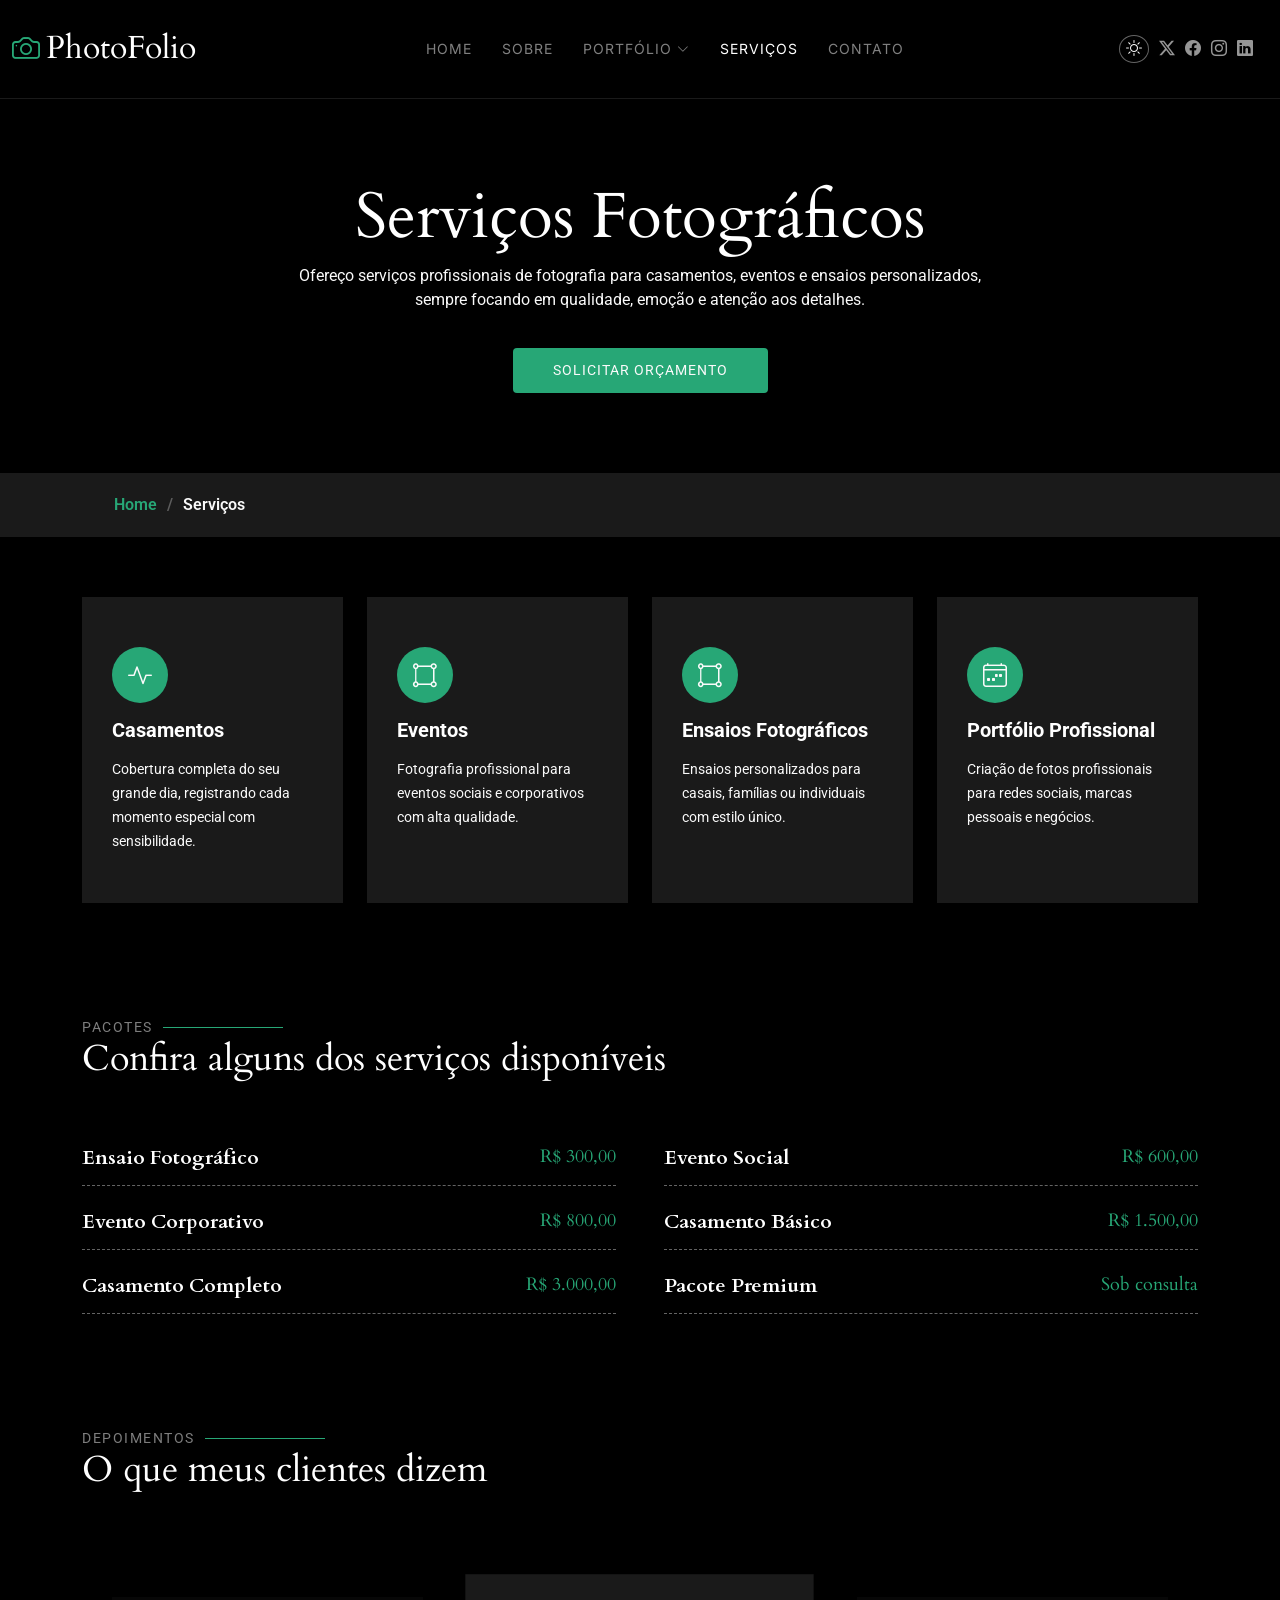
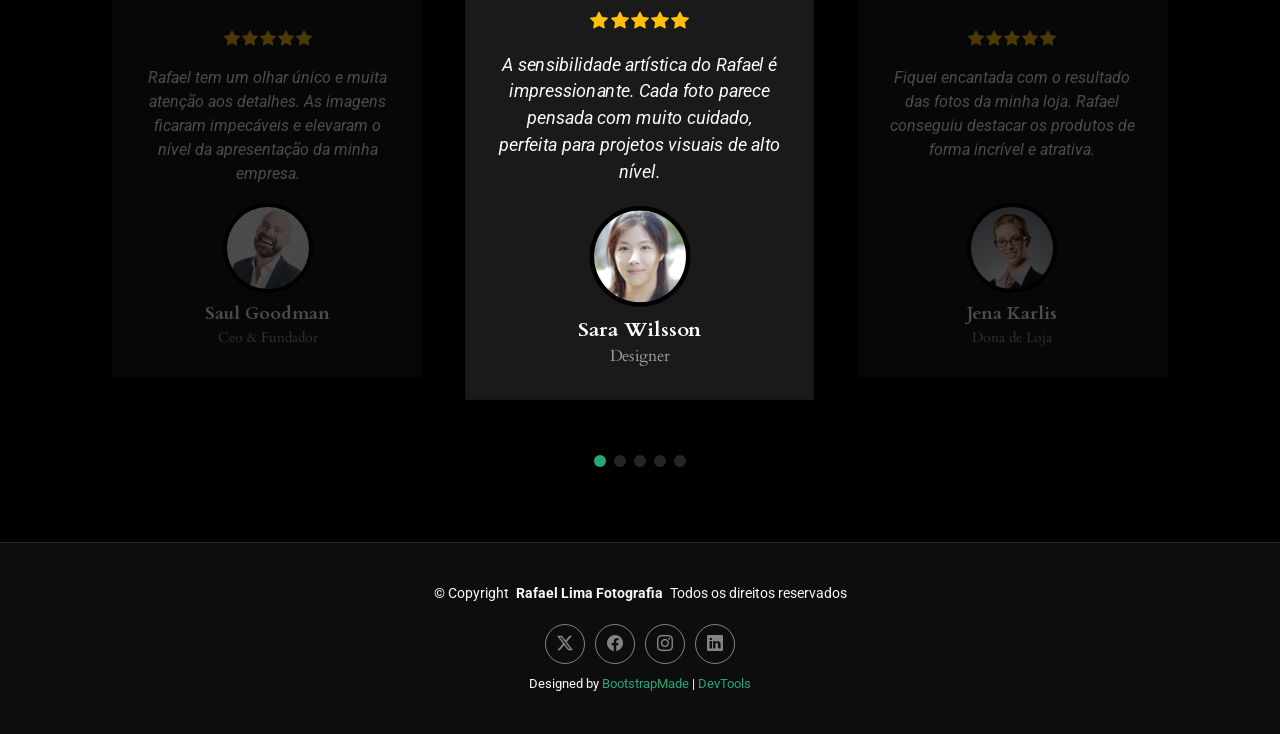
<file: PortfolioFotografia/services.html>
<!DOCTYPE html>
<html lang="en">

<head>
  <meta charset="utf-8">
  <meta content="width=device-width, initial-scale=1.0" name="viewport">
  <title>Services - Rafael Lima Fotografia</title>
  <meta name="description" content="">
  <meta name="keywords" content="">

  <!-- Favicons -->
  <link href="assets/img/favicon.png" rel="icon">
  <link href="assets/img/apple-touch-icon.png" rel="apple-touch-icon">

  <!-- Fonts -->
  <link href="https://fonts.googleapis.com" rel="preconnect">
  <link href="https://fonts.gstatic.com" rel="preconnect" crossorigin>
  <link href="https://fonts.googleapis.com/css2?family=Roboto:ital,wght@0,100;0,300;0,400;0,500;0,700;0,900;1,100;1,300;1,400;1,500;1,700;1,900&family=Inter:wght@100;200;300;400;500;600;700;800;900&family=Cardo:ital,wght@0,400;0,700;1,400;1,700&display=swap" rel="stylesheet">

  <!-- Vendor CSS Files -->
  <link href="assets/vendor/bootstrap/css/bootstrap.min.css" rel="stylesheet">
  <link href="assets/vendor/bootstrap-icons/bootstrap-icons.css" rel="stylesheet">
  <link href="assets/vendor/aos/aos.css" rel="stylesheet">
  <link href="assets/vendor/glightbox/css/glightbox.min.css" rel="stylesheet">
  <link href="assets/vendor/swiper/swiper-bundle.min.css" rel="stylesheet">

  <!-- Main CSS File -->
  <link href="assets/css/main.css" rel="stylesheet">

  <!-- =======================================================
  * Template Name: PhotoFolio
  * Template URL: https://bootstrapmade.com/photofolio-bootstrap-photography-website-template/
  * Updated: Aug 07 2024 with Bootstrap v5.3.3
  * Author: BootstrapMade.com
  * License: https://bootstrapmade.com/license/
  ======================================================== -->
</head>

<body class="services-page">

  <header id="header" class="header d-flex align-items-center sticky-top">
    <div class="container-fluid position-relative d-flex align-items-center justify-content-between">
  
      <a href="index.html" class="logo d-flex align-items-center me-auto me-xl-0">
        <!-- Uncomment the line below if you also wish to use an image logo -->
        <!-- <img src="assets/img/logo.png" alt=""> -->
        <i class="bi bi-camera"></i>
        <h1 class="sitename">PhotoFolio</h1>
      </a>
  
      <nav id="navmenu" class="navmenu">
        <ul>
          <li><a href="index.html">Home</a></li>
          <li><a href="about.html">Sobre</a></li>
          <li class="dropdown"><a href="gallery.html"><span>Portfólio</span> <i
                class="bi bi-chevron-down toggle-dropdown"></i></a>
            <ul>
              <li><a href="gallery.html">Completo</a></li>
              <li><a href="gallery-outros.html">Outros</a></li>
              <li><a href="gallery-pessoas.html">Pessoas</a></li>
              <li><a href="gallery-paisagens.html">Paisagens</a></li>
            </ul>
          </li>
          <li><a href="services.html"  class="active">Serviços</a></li>
          <li><a href="contact.html">Contato</a></li>
        </ul>
        <i class="mobile-nav-toggle d-xl-none bi bi-list"></i>
      </nav>
  
      <div class="header-social-links">
        <button id="theme-toggle" class="theme-toggle" aria-label="Toggle theme">
          <i class="bi bi-sun"></i>
        </button>
        <a href="#" class="twitter"><i class="bi bi-twitter-x"></i></a>
        <a href="#" class="facebook"><i class="bi bi-facebook"></i></a>
        <a href="#" class="instagram"><i class="bi bi-instagram"></i></a>
        <a href="#" class="linkedin"><i class="bi bi-linkedin"></i></a>
      </div>
  
    </div>
  </header>

  <main class="main">

    <!-- Page Title -->
    <div class="page-title" data-aos="fade">
      <div class="heading">
        <div class="container">
          <div class="row d-flex justify-content-center text-center">
            <div class="col-lg-8">
              <h1>Serviços Fotográficos</h1>
              <p>
                Ofereço serviços profissionais de fotografia para casamentos, eventos e ensaios personalizados,
                sempre focando em qualidade, emoção e atenção aos detalhes.
              </p>
              <a href="contact.html" class="cta-btn">Solicitar Orçamento<br></a>
            </div>
          </div>
        </div>
      </div>
      <nav class="breadcrumbs">
        <div class="container">
          <ol>
            <li><a href="index.html">Home</a></li>
            <li class="current">Serviços</li>
          </ol>
        </div>
      </nav>
    </div><!-- End Page Title -->

    <!-- Services Section -->
    <section id="services" class="services section">

      <div class="container">

        <div class="row gy-4">

          <div class="col-xl-3 col-md-6 d-flex" data-aos="fade-up" data-aos-delay="100">
            <div class="service-item position-relative">
              <div class="icon"><i class="bi bi-activity icon"></i></div>
              <h4><a href="" class="stretched-link">Casamentos</a></h4>
              <p>Cobertura completa do seu grande dia, registrando cada momento especial com sensibilidade.</p>
            </div>
          </div><!-- End Service Item -->

          <div class="col-xl-3 col-md-6 d-flex" data-aos="fade-up" data-aos-delay="200">
            <div class="service-item position-relative">
              <div class="icon"><i class="bi bi-bounding-box-circles icon"></i></div>
              <h4><a href="" class="stretched-link">Eventos</a></h4>
              <p>Fotografia profissional para eventos sociais e corporativos com alta qualidade.</p>
            </div>
          </div><!-- End Service Item -->

          <div class="col-xl-3 col-md-6 d-flex" data-aos="fade-up" data-aos-delay="200">
            <div class="service-item position-relative">
              <div class="icon"><i class="bi bi-bounding-box-circles icon"></i></div>
              <h4><a href="" class="stretched-link">Ensaios Fotográficos</a></h4>
              <p>Ensaios personalizados para casais, famílias ou individuais com estilo único.</p>
            </div>
          </div><!-- End Service Item -->

          <div class="col-xl-3 col-md-6 d-flex" data-aos="fade-up" data-aos-delay="300">
            <div class="service-item position-relative">
              <div class="icon"><i class="bi bi-calendar4-week icon"></i></div>
              <h4><a href="" class="stretched-link">Portfólio Profissional</a></h4>
              <p>Criação de fotos profissionais para redes sociais, marcas pessoais e negócios.</p>
            </div>
          </div><!-- End Service Item -->

        </div>

      </div>

    </section><!-- /Services Section -->

    <!-- Pricing Section -->
    <section id="pricing" class="pricing section">

      <!-- Section Title -->
      <div class="container section-title" data-aos="fade-up">
        <h2>Pacotes</h2>
        <p>Confira alguns dos serviços disponíveis</p>
      </div><!-- End Section Title -->

      <div class="container" data-aos="fade-up" data-aos-delay="100">

        <div class="row gy-4 gx-lg-5">

          <div class="col-lg-6">
            <div class="pricing-item d-flex justify-content-between">
              <h3>Ensaio Fotográfico</h3>
              <h4>R$ 300,00</h4>
            </div>
          </div><!-- End Pricing Item -->

          <div class="col-lg-6">
            <div class="pricing-item d-flex justify-content-between">
              <h3>Evento Social</h3>
              <h4>R$ 600,00</h4>
            </div>
          </div><!-- End Pricing Item -->

          <div class="col-lg-6">
            <div class="pricing-item d-flex justify-content-between">
              <h3>Evento Corporativo</h3>
              <h4>R$ 800,00</h4>
            </div>
          </div><!-- End Pricing Item -->

          <div class="col-lg-6">
            <div class="pricing-item d-flex justify-content-between">
              <h3>Casamento Básico</h3>
              <h4>R$ 1.500,00</h4>
            </div>
          </div><!-- End Pricing Item -->

          <div class="col-lg-6">
            <div class="pricing-item d-flex justify-content-between">
              <h3>Casamento Completo</h3>
              <h4>R$ 3.000,00</h4>
            </div>
          </div><!-- End Pricing Item -->

          <div class="col-lg-6">
            <div class="pricing-item d-flex justify-content-between">
              <h3>Pacote Premium</h3>
              <h4>Sob consulta</h4>
            </div>
          </div><!-- End Pricing Item -->

        </div>

      </div>

    </section><!-- /Pricing Section -->

    <!-- Testimonials Section -->
    <section id="testimonials" class="testimonials section">

      <!-- Section Title -->
      <div class="container section-title" data-aos="fade-up">
        <h2>Depoimentos</h2>
        <p>O que meus clientes dizem</p>
      </div><!-- End Section Title -->

      <div class="container" data-aos="fade-up" data-aos-delay="100">

        <div class="swiper init-swiper">
          <script type="application/json" class="swiper-config">
            {
              "loop": true,
              "speed": 600,
              "autoplay": {
                "delay": 5000
              },
              "slidesPerView": "auto",
              "pagination": {
                "el": ".swiper-pagination",
                "type": "bullets",
                "clickable": true
              },
              "breakpoints": {
                "320": {
                  "slidesPerView": 1,
                  "spaceBetween": 40
                },
                "1200": {
                  "slidesPerView": 3,
                  "spaceBetween": 1
                }
              }
            }
          </script>
          <div class="swiper-wrapper">

            <div class="swiper-slide">
              <div class="testimonial-item">
                <div class="stars">
                  <i class="bi bi-star-fill"></i><i class="bi bi-star-fill"></i><i class="bi bi-star-fill"></i><i class="bi bi-star-fill"></i><i class="bi bi-star-fill"></i>
                </div>
                <p>
                  Rafael tem um olhar único e muita atenção aos detalhes. As imagens ficaram impecáveis e elevaram o nível da apresentação da minha empresa.
                </p>
                <div class="profile mt-auto">
                  <img src="assets/img/testimonials/testimonials-1.jpg" class="testimonial-img" alt="">
                  <h3>Saul Goodman</h3>
                  <h4>Ceo &amp; Fundador</h4>
                </div>
              </div>
            </div><!-- End testimonial item -->

            <div class="swiper-slide">
              <div class="testimonial-item">
                <div class="stars">
                  <i class="bi bi-star-fill"></i><i class="bi bi-star-fill"></i><i class="bi bi-star-fill"></i><i class="bi bi-star-fill"></i><i class="bi bi-star-fill"></i>
                </div>
                <p>
                  A sensibilidade artística do Rafael é impressionante. Cada foto parece pensada com muito cuidado, perfeita para projetos visuais de alto nível.
                </p>
                <div class="profile mt-auto">
                  <img src="assets/img/testimonials/testimonials-2.jpg" class="testimonial-img" alt="">
                  <h3>Sara Wilsson</h3>
                  <h4>Designer</h4>
                </div>
              </div>
            </div><!-- End testimonial item -->

            <div class="swiper-slide">
              <div class="testimonial-item">
                <div class="stars">
                  <i class="bi bi-star-fill"></i><i class="bi bi-star-fill"></i><i class="bi bi-star-fill"></i><i class="bi bi-star-fill"></i><i class="bi bi-star-fill"></i>
                </div>
                <p>
                  Fiquei encantada com o resultado das fotos da minha loja. Rafael conseguiu destacar os produtos de forma incrível e atrativa.
                </p>
                <div class="profile mt-auto">
                  <img src="assets/img/testimonials/testimonials-3.jpg" class="testimonial-img" alt="">
                  <h3>Jena Karlis</h3>
                  <h4>Dona de Loja</h4>
                </div>
              </div>
            </div><!-- End testimonial item -->

            <div class="swiper-slide">
              <div class="testimonial-item">
                <div class="stars">
                  <i class="bi bi-star-fill"></i><i class="bi bi-star-fill"></i><i class="bi bi-star-fill"></i><i class="bi bi-star-fill"></i><i class="bi bi-star-fill"></i>
                </div>
                <p>
                  Trabalhar com o Rafael foi uma experiência excelente. Ele é profissional, pontual e entrega fotos de altíssima qualidade.
                </p>
                <div class="profile mt-auto">
                  <img src="assets/img/testimonials/testimonials-4.jpg" class="testimonial-img" alt="">
                  <h3>Matt Brandon</h3>
                  <h4>Freelancer</h4>
                </div>
              </div>
            </div><!-- End testimonial item -->

            <div class="swiper-slide">
              <div class="testimonial-item">
                <div class="stars">
                  <i class="bi bi-star-fill"></i><i class="bi bi-star-fill"></i><i class="bi bi-star-fill"></i><i class="bi bi-star-fill"></i><i class="bi bi-star-fill"></i>
                </div>
                <p>
                  O trabalho do Rafael superou todas as minhas expectativas. As fotos ficaram extremamente profissionais e transmitiram exatamente a imagem que eu queria para o meu negócio.
                </p>
                <div class="profile mt-auto">
                  <img src="assets/img/testimonials/testimonials-5.jpg" class="testimonial-img" alt="">
                  <h3>John Larson</h3>
                  <h4>Empreendedor</h4>
                </div>
              </div>
            </div><!-- End testimonial item -->

          </div>
          <div class="swiper-pagination"></div>
        </div>

      </div>

    </section><!-- /Testimonials Section -->

  </main>

  <footer id="footer" class="footer">

    <div class="container">
      <div class="copyright text-center ">
        <p>© <span>Copyright</span> <strong class="px-1 sitename">Rafael Lima Fotografia</strong> <span>Todos os direitos reservados</span></p>
      </div>
      <div class="social-links d-flex justify-content-center">
        <a href=""><i class="bi bi-twitter-x"></i></a>
        <a href=""><i class="bi bi-facebook"></i></a>
        <a href=""><i class="bi bi-instagram"></i></a>
        <a href=""><i class="bi bi-linkedin"></i></a>
      </div>
      <div class="credits">
        <!-- All the links in the footer should remain intact. -->
        <!-- You can delete the links only if you've purchased the pro version. -->
        <!-- Licensing information: https://bootstrapmade.com/license/ -->
        <!-- Purchase the pro version with working PHP/AJAX contact form: [buy-url] -->
        Designed by <a href="https://bootstrapmade.com/">BootstrapMade</a> | <a href="https://bootstrapmade.com/tools/">DevTools</a>
      </div>
    </div>

  </footer>

  <!-- Scroll Top -->
  <a href="#" id="scroll-top" class="scroll-top d-flex align-items-center justify-content-center"><i class="bi bi-arrow-up-short"></i></a>

  <!-- Preloader -->
  <div id="preloader">
    <div class="line"></div>
  </div>

  <!-- Vendor JS Files -->
  <script src="assets/vendor/bootstrap/js/bootstrap.bundle.min.js"></script>
  <script src="assets/vendor/php-email-form/validate.js"></script>
  <script src="assets/vendor/aos/aos.js"></script>
  <script src="assets/vendor/glightbox/js/glightbox.min.js"></script>
  <script src="assets/vendor/swiper/swiper-bundle.min.js"></script>

  <!-- Main JS File -->
  <script src="assets/js/main.js"></script>

  <script>
    const toggleBtn = document.getElementById('theme-toggle');
    const icon = toggleBtn.querySelector('i');

    const darkTheme = {
      '--background-color': '#000000',
      '--default-color': '#fafafa',
      '--heading-color': '#ffffff',
      '--surface-color': '#1a1a1a',
      '--contrast-color': '#ffffff',
      '--nav-color': 'rgba(255, 255, 255, 0.5)',
      '--nav-hover-color': '#ffffff',
      '--nav-mobile-background-color': '#1a1a1a',
      '--nav-dropdown-background-color': '#1a1a1a',
      '--nav-dropdown-color': 'rgba(255, 255, 255, 0.5)',
      '--nav-dropdown-hover-color': '#ffffff',
    };

    const lightTheme = {
      '--background-color': '#ffffff',
      '--default-color': '#000000',
      '--heading-color': '#000000',
      '--surface-color': '#cecece',
      '--contrast-color': '#000000',
      '--nav-color': 'rgba(0, 0, 0, 0.5)',
      '--nav-hover-color': '#000000',
      '--nav-mobile-background-color': '#f0f0f0',
      '--nav-dropdown-background-color': '#f0f0f0',
      '--nav-dropdown-color': 'rgba(0, 0, 0, 0.5)',
      '--nav-dropdown-hover-color': '#000000',
    };

    let isDark = true;

    function applyTheme(theme) {
      const root = document.documentElement;
      for (const [prop, value] of Object.entries(theme)) {
        root.style.setProperty(prop, value);
      }
    }

    toggleBtn.addEventListener('click', () => {
      isDark = !isDark;
      applyTheme(isDark ? darkTheme : lightTheme);
      icon.className = isDark ? 'bi bi-sun' : 'bi bi-moon';
      localStorage.setItem('theme', isDark ? 'dark' : 'light');
    });

    // Persist preference across page loads
    const saved = localStorage.getItem('theme');
    if (saved === 'light') {
      isDark = false;
      applyTheme(lightTheme);
      icon.className = 'bi bi-moon';
    }
  </script>
</body>

</html>
</file>
<file: PortfolioFotografia/assets/css/main.css>
/**
* Template Name: PhotoFolio
* Template URL: https://bootstrapmade.com/photofolio-bootstrap-photography-website-template/
* Updated: Aug 07 2024 with Bootstrap v5.3.3
* Author: BootstrapMade.com
* License: https://bootstrapmade.com/license/
*/

/*--------------------------------------------------------------
# Font & Color Variables
# Help: https://bootstrapmade.com/color-system/
--------------------------------------------------------------*/
/* Fonts */
:root {
  --default-font: "Roboto",  system-ui, -apple-system, "Segoe UI", Roboto, "Helvetica Neue", Arial, "Noto Sans", "Liberation Sans", sans-serif, "Apple Color Emoji", "Segoe UI Emoji", "Segoe UI Symbol", "Noto Color Emoji";
  --heading-font: "Cardo",  sans-serif;
  --nav-font: "Inter",  sans-serif;
}

/* Global Colors - The following color variables are used throughout the website. Updating them here will change the color scheme of the entire website */
:root { 
  --background-color: #000000; /* Background color for the entire website, including individual sections */
  --default-color: #fafafa; /* Default color used for the majority of the text content across the entire website */
  --heading-color: #ffffff; /* Color for headings, subheadings and title throughout the website */
  --accent-color: #27a776; /* Accent color that represents your brand on the website. It's used for buttons, links, and other elements that need to stand out */
  --surface-color: #1a1a1a; /* The surface color is used as a background of boxed elements within sections, such as cards, icon boxes, or other elements that require a visual separation from the global background. */
  --contrast-color: #ffffff; /* Contrast color for text, ensuring readability against backgrounds of accent, heading, or default colors. */
}

/* Nav Menu Colors - The following color variables are used specifically for the navigation menu. They are separate from the global colors to allow for more customization options */
:root {
  --nav-color: rgba(255, 255, 255, 0.5);  /* The default color of the main navmenu links */
  --nav-hover-color: #ffffff; /* Applied to main navmenu links when they are hovered over or active */
  --nav-mobile-background-color: #1a1a1a; /* Used as the background color for mobile navigation menu */
  --nav-dropdown-background-color: #1a1a1a; /* Used as the background color for dropdown items that appear when hovering over primary navigation items */
  --nav-dropdown-color: rgba(255, 255, 255, 0.5); /* Used for navigation links of the dropdown items in the navigation menu. */
  --nav-dropdown-hover-color: #ffffff; /* Similar to --nav-hover-color, this color is applied to dropdown navigation links when they are hovered over. */
}

/* Color Presets - These classes override global colors when applied to any section or element, providing reuse of the sam color scheme. */

.light-background {
  --background-color: #ffffff;
  --surface-color: #cecece;
  --default-color: #000000;
  --heading-color: #000000 ;
  --contrast-color: #000000;
}

.dark-background {
  --background-color: #060606;
  --default-color: #ffffff;
  --heading-color: #ffffff;
  --surface-color: #252525;
  --contrast-color: #ffffff;
}

/* Smooth scroll */
:root {
  scroll-behavior: smooth;
}

/*--------------------------------------------------------------
# General Styling & Shared Classes
--------------------------------------------------------------*/
body {
  color: var(--default-color);
  background-color: var(--background-color);
  font-family: var(--default-font);
}

a {
  color: var(--accent-color);
  text-decoration: none;
  transition: 0.3s;
}

a:hover {
  color: color-mix(in srgb, var(--accent-color), transparent 25%);
  text-decoration: none;
}

h1,
h2,
h3,
h4,
h5,
h6 {
  color: var(--heading-color);
  font-family: var(--heading-font);
}

/* PHP Email Form Messages
------------------------------*/
.php-email-form .error-message {
  display: none;
  background: #df1529;
  color: #ffffff;
  text-align: left;
  padding: 15px;
  margin-bottom: 24px;
  font-weight: 600;
}

.php-email-form .sent-message {
  display: none;
  color: #ffffff;
  background: #059652;
  text-align: center;
  padding: 15px;
  margin-bottom: 24px;
  font-weight: 600;
}

.php-email-form .loading {
  display: none;
  background: var(--surface-color);
  text-align: center;
  padding: 15px;
  margin-bottom: 24px;
}

.php-email-form .loading:before {
  content: "";
  display: inline-block;
  border-radius: 50%;
  width: 24px;
  height: 24px;
  margin: 0 10px -6px 0;
  border: 3px solid var(--accent-color);
  border-top-color: var(--surface-color);
  animation: php-email-form-loading 1s linear infinite;
}

@keyframes php-email-form-loading {
  0% {
    transform: rotate(0deg);
  }

  100% {
    transform: rotate(360deg);
  }
}

/*--------------------------------------------------------------
# Global Header
--------------------------------------------------------------*/
.header {
  color: var(--default-color);
  background-color: var(--background-color);
  padding: 20px 0;
  transition: all 0.5s;
  z-index: 997;
  border-bottom: 1px solid var(--background-color);
}

.header .logo {
  line-height: 1;
}

.header .logo img {
  max-height: 36px;
  margin-right: 8px;
}

.header .logo h1 {
  font-size: 32px;
  margin: 0;
  font-weight: 400;
  color: var(--heading-color);
}

.header .logo i {
  font-size: 28px;
  margin-right: 6px;
}

.header .header-social-links {
  padding-right: 15px;
}

.header .header-social-links a {
  color: color-mix(in srgb, var(--default-color), transparent 40%);
  padding-left: 6px;
  display: inline-block;
  transition: 0.3s;
  font-size: 16px;
}

.header .header-social-links a:hover {
  color: var(--accent-color);
}

.header .header-social-links a i {
  line-height: 0px;
}

@media (max-width: 1200px) {
  .header .logo {
    order: 1;
  }

  .header .logo h1 {
    font-size: 26px;
  }

  .header .logo i {
    font-size: 20px;
  }

  .header .header-social-links {
    order: 2;
  }

  .header .header-social-links a {
    font-size: 16px;
  }

  .header .navmenu {
    order: 3;
  }
}

.scrolled .header {
  border-color: color-mix(in srgb, var(--background-color) 90%, white 20%);
}

/*--------------------------------------------------------------
# Navigation Menu
--------------------------------------------------------------*/
/* Navmenu - Desktop */
@media (min-width: 1200px) {
  .navmenu {
    padding: 0;
  }

  .navmenu ul {
    margin: 0;
    padding: 0;
    display: flex;
    list-style: none;
    align-items: center;
  }

  .navmenu li {
    position: relative;
  }

  .navmenu a,
  .navmenu a:focus {
    color: var(--nav-color);
    padding: 18px 15px;
    font-size: 14px;
    font-family: var(--nav-font);
    font-weight: 400;
    display: flex;
    align-items: center;
    justify-content: space-between;
    white-space: nowrap;
    transition: 0.3s;
    text-transform: uppercase;
    letter-spacing: 1px;
  }

  .navmenu a i,
  .navmenu a:focus i {
    font-size: 12px;
    line-height: 0;
    margin-left: 5px;
    transition: 0.3s;
  }

  .navmenu li:last-child a {
    padding-right: 0;
  }

  .navmenu li:hover>a,
  .navmenu .active,
  .navmenu .active:focus {
    color: var(--nav-hover-color);
  }

  .navmenu .dropdown ul {
    margin: 0;
    padding: 10px 0;
    background: var(--nav-dropdown-background-color);
    display: block;
    position: absolute;
    visibility: hidden;
    left: 14px;
    top: 130%;
    opacity: 0;
    transition: 0.3s;
    border-radius: 4px;
    z-index: 99;
  }

  .navmenu .dropdown ul li {
    min-width: 200px;
  }

  .navmenu .dropdown ul a {
    padding: 10px 20px;
    font-size: 15px;
    text-transform: none;
    color: var(--nav-dropdown-color);
  }

  .navmenu .dropdown ul a i {
    font-size: 12px;
  }

  .navmenu .dropdown ul a:hover,
  .navmenu .dropdown ul .active:hover,
  .navmenu .dropdown ul li:hover>a {
    color: var(--nav-dropdown-hover-color);
  }

  .navmenu .dropdown:hover>ul {
    opacity: 1;
    top: 100%;
    visibility: visible;
  }

  .navmenu .dropdown .dropdown ul {
    top: 0;
    left: -90%;
    visibility: hidden;
  }

  .navmenu .dropdown .dropdown:hover>ul {
    opacity: 1;
    top: 0;
    left: -100%;
    visibility: visible;
  }
}

/* Navmenu - Mobile */
@media (max-width: 1199px) {
  .mobile-nav-toggle {
    color: var(--nav-color);
    font-size: 28px;
    line-height: 0;
    margin-right: 10px;
    cursor: pointer;
    transition: color 0.3s;
  }

  .navmenu {
    padding: 0;
    z-index: 9997;
  }

  .navmenu ul {
    display: none;
    position: absolute;
    inset: 60px 20px 20px 20px;
    padding: 10px 0;
    margin: 0;
    border-radius: 6px;
    background-color: var(--nav-mobile-background-color);
    overflow-y: auto;
    transition: 0.3s;
    z-index: 9998;
    box-shadow: 0px 0px 30px rgba(0, 0, 0, 0.1);
  }

  .navmenu a,
  .navmenu a:focus {
    color: var(--nav-dropdown-color);
    padding: 10px 20px;
    font-family: var(--nav-font);
    font-size: 17px;
    font-weight: 500;
    display: flex;
    align-items: center;
    justify-content: space-between;
    white-space: nowrap;
    transition: 0.3s;
  }

  .navmenu a i,
  .navmenu a:focus i {
    font-size: 12px;
    line-height: 0;
    margin-left: 5px;
    width: 30px;
    height: 30px;
    display: flex;
    align-items: center;
    justify-content: center;
    border-radius: 50%;
    transition: 0.3s;
    background-color: color-mix(in srgb, var(--accent-color), transparent 90%);
  }

  .navmenu a i:hover,
  .navmenu a:focus i:hover {
    background-color: var(--accent-color);
    color: var(--contrast-color);
  }

  .navmenu a:hover,
  .navmenu .active,
  .navmenu .active:focus {
    color: var(--nav-dropdown-hover-color);
  }

  .navmenu .active i,
  .navmenu .active:focus i {
    background-color: var(--accent-color);
    color: var(--contrast-color);
    transform: rotate(180deg);
  }

  .navmenu .dropdown ul {
    position: static;
    display: none;
    z-index: 99;
    padding: 10px 0;
    margin: 10px 20px;
    background-color: var(--nav-dropdown-background-color);
    border: 1px solid color-mix(in srgb, var(--default-color), transparent 90%);
    box-shadow: none;
    transition: all 0.5s ease-in-out;
  }

  .navmenu .dropdown ul ul {
    background-color: rgba(33, 37, 41, 0.1);
  }

  .navmenu .dropdown>.dropdown-active {
    display: block;
    background-color: rgba(33, 37, 41, 0.03);
  }

  .mobile-nav-active {
    overflow: hidden;
  }

  .mobile-nav-active .mobile-nav-toggle {
    color: #fff;
    position: absolute;
    font-size: 32px;
    top: 15px;
    right: 15px;
    margin-right: 0;
    z-index: 9999;
  }

  .mobile-nav-active .navmenu {
    position: fixed;
    overflow: hidden;
    inset: 0;
    background: rgba(33, 37, 41, 0.8);
    transition: 0.3s;
  }

  .mobile-nav-active .navmenu>ul {
    display: block;
  }
}

/*--------------------------------------------------------------
# Global Footer
--------------------------------------------------------------*/
.footer {
  --background-color: color-mix(in srgb, var(--default-color), transparent 95%);
  border-top: 1px solid color-mix(in srgb, var(--default-color), transparent 90%);
  color: var(--default-color);
  background-color: var(--background-color);
  font-size: 14px;
  padding: 40px 0;
  position: relative;
}

.footer .copyright p {
  margin-bottom: 0;
}

.footer .social-links {
  margin-top: 20px;
}

.footer .social-links a {
  display: flex;
  align-items: center;
  justify-content: center;
  width: 40px;
  height: 40px;
  border-radius: 50%;
  border: 1px solid color-mix(in srgb, var(--default-color), transparent 50%);
  font-size: 16px;
  color: color-mix(in srgb, var(--default-color), transparent 50%);
  margin: 0 5px;
  transition: 0.3s;
}

.footer .social-links a:hover {
  color: var(--accent-color);
  border-color: var(--accent-color);
}

.footer .credits {
  margin-top: 10px;
  font-size: 13px;
  text-align: center;
}

/*--------------------------------------------------------------
# Preloader
--------------------------------------------------------------*/
#preloader {
  display: flex;
  position: fixed;
  inset: 0;
  width: 100%;
  height: 100vh;
  z-index: 99999;
}

#preloader:before,
#preloader:after {
  content: "";
  background-color: var(--background-color);
  position: absolute;
  inset: 0;
  width: 50%;
  height: 100%;
  z-index: -1;
}

#preloader:after {
  left: auto;
  right: 0;
}

#preloader .line {
  position: relative;
  overflow: hidden;
  margin: auto;
  width: 1px;
  height: 280px;
  transition: all 0.5s ease 0s;
}

#preloader .line:before {
  content: "";
  position: absolute;
  background-color: var(--contrast-color);
  left: 0;
  top: 50%;
  width: 1px;
  height: 0%;
  transform: translateY(-50%);
  animation: lineincrease 1000ms ease-in-out 0s forwards;
}

#preloader .line:after {
  content: "";
  position: absolute;
  background-color: color-mix(in srgb, var(--default-color), transparent 95%);
  left: 0;
  top: 0;
  width: 1px;
  height: 100%;
  transform: translateY(-100%);
  animation: linemove 600ms linear 0s infinite;
  animation-delay: 1000ms;
}

#preloader.loaded .line {
  opacity: 0;
  height: 100% !important;
}

#preloader.loaded .line:after {
  opacity: 0;
}

#preloader.loaded:before,
#preloader.loaded:after {
  animation: preloaderfinish 300ms ease-in-out 500ms forwards;
}

@keyframes lineincrease {
  0% {
    height: 0%;
  }

  100% {
    height: 100%;
  }
}

@keyframes linemove {
  0% {
    transform: translateY(200%);
  }

  100% {
    transform: translateY(-100%);
  }
}

@keyframes preloaderfinish {
  0% {
    width: 5 0%;
  }

  100% {
    width: 0%;
  }
}

/*--------------------------------------------------------------
# Scroll Top Button
--------------------------------------------------------------*/
.scroll-top {
  position: fixed;
  visibility: hidden;
  opacity: 0;
  right: 15px;
  bottom: -15px;
  z-index: 99999;
  background-color: var(--accent-color);
  width: 44px;
  height: 44px;
  border-radius: 50px;
  transition: all 0.4s;
}

.scroll-top i {
  font-size: 24px;
  color: var(--default-color);
  line-height: 0;
}

.scroll-top:hover {
  background-color: color-mix(in srgb, var(--accent-color), transparent 20%);
}

.scroll-top.active {
  visibility: visible;
  opacity: 1;
  bottom: 15px;
}

/*--------------------------------------------------------------
# Disable aos animation delay on mobile devices
--------------------------------------------------------------*/
@media screen and (max-width: 768px) {
  [data-aos-delay] {
    transition-delay: 0 !important;
  }
}

/*--------------------------------------------------------------
# Global Page Titles & Breadcrumbs
--------------------------------------------------------------*/
.page-title {
  color: var(--default-color);
  background-color: var(--background-color);
  position: relative;
}

.page-title .heading {
  padding: 80px 0;
  border-top: 1px solid color-mix(in srgb, var(--default-color), transparent 90%);
}

.page-title .heading h1 {
  font-size: 64px;
  font-weight: 400;
}

.page-title .heading .cta-btn {
  color: var(--default-color);
  background: var(--accent-color);
  font-weight: 400;
  font-size: 14px;
  display: inline-block;
  margin-top: 20px;
  padding: 12px 40px;
  border-radius: 4px;
  transition: 0.5s;
  text-transform: uppercase;
  letter-spacing: 1px;
}

.page-title .heading .cta-btn:hover {
  background-color: color-mix(in srgb, var(--accent-color) 90%, white 10%);
}

.page-title nav {
  background-color: color-mix(in srgb, var(--default-color), transparent 90%);
  padding: 20px 0;
}

.page-title nav ol {
  display: flex;
  flex-wrap: wrap;
  list-style: none;
  margin: 0;
  font-size: 16px;
  font-weight: 600;
}

.page-title nav ol li+li {
  padding-left: 10px;
}

.page-title nav ol li+li::before {
  content: "/";
  display: inline-block;
  padding-right: 10px;
  color: color-mix(in srgb, var(--default-color), transparent 70%);
}

/*--------------------------------------------------------------
# Global Sections
--------------------------------------------------------------*/
section,
.section {
  color: var(--default-color);
  background-color: var(--background-color);
  padding: 60px 0;
  scroll-margin-top: 100px;
  overflow: clip;
}

@media (max-width: 1199px) {

  section,
  .section {
    scroll-margin-top: 66px;
  }
}

/*--------------------------------------------------------------
# Global Section Titles
--------------------------------------------------------------*/
.section-title {
  padding-bottom: 60px;
  position: relative;
}

.section-title h2 {
  font-size: 14px;
  font-weight: 400;
  padding: 0;
  line-height: 1px;
  margin: 0;
  letter-spacing: 1.5px;
  text-transform: uppercase;
  color: color-mix(in srgb, var(--default-color), transparent 50%);
  position: relative;
  font-family: var(--default-font);
}

.section-title h2::after {
  content: "";
  width: 120px;
  height: 1px;
  display: inline-block;
  background: var(--accent-color);
  margin: 4px 10px;
}

.section-title p {
  color: var(--heading-color);
  margin: 0;
  font-size: 36px;
  font-weight: 400;
  font-family: var(--heading-font);
}

/*--------------------------------------------------------------
# Hero Section
--------------------------------------------------------------*/
.hero {
  width: 100%;
  min-height: 30vh;
  position: relative;
  padding: 120px 0 60px 0;
  display: flex;
  align-items: center;
}

.hero h2 {
  margin: 0 0 10px 0;
  font-size: 38px;
  font-weight: 700;
}

.hero h2 .underlight {
  position: relative;
  z-index: 1;
  padding: 0 5px;
  display: inline-block;
}

.hero h2 .underlight:before {
  content: "";
  position: absolute;
  height: 50%;
  bottom: 0;
  left: 0;
  right: 0;
  background: var(--accent-color);
  z-index: -1;
}

.hero p {
  color: color-mix(in srgb, var(--default-color), transparent 30%);
  margin-bottom: 30px;
  font-size: 18px;
}

@media (max-width: 768px) {
  .hero h2 {
    font-size: 32px;
  }
}

.hero .btn-get-started {
  color: var(--contrast-color);
  background: var(--accent-color);
  font-weight: 400;
  font-size: 14px;
  display: inline-block;
  padding: 12px 40px;
  border-radius: 4px;
  transition: 0.5s;
  text-transform: uppercase;
  letter-spacing: 1px;
}

.hero .btn-get-started:hover {
  background-color: color-mix(in srgb, var(--accent-color) 90%, white 10%);
}

/*--------------------------------------------------------------
# Gallery Section
--------------------------------------------------------------*/
.gallery .gallery-item {
  position: relative;
  overflow: hidden;
  border-radius: 10px;
}

.gallery .gallery-item img {
  transition: 0.5s;
}

.gallery .gallery-links {
  position: absolute;
  inset: 0;
  opacity: 0;
  transition: all ease-in-out 0.5s;
  background: rgba(0, 0, 0, 0.6);
  z-index: 3;
}

.gallery .gallery-links .preview-link,
.gallery .gallery-links .details-link {
  font-size: 20px;
  color: rgba(255, 255, 255, 0.5);
  transition: 0.3s;
  line-height: 1.2;
  margin: 30px 8px 0 8px;
}

.gallery .gallery-links .preview-link:hover,
.gallery .gallery-links .details-link:hover {
  color: #ffffff;
}

.gallery .gallery-links .details-link {
  font-size: 30px;
  line-height: 0;
}

.gallery .gallery-item:hover .gallery-links {
  opacity: 1;
}

.gallery .gallery-item:hover .preview-link,
.gallery .gallery-item:hover .details-link {
  margin-top: 0;
}

.gallery .gallery-item:hover img {
  transform: scale(1.1);
}

.glightbox-clean .gslide-description {
  background: #272727;
}

.glightbox-clean .gslide-title {
  color: rgba(255, 255, 255, 0.8);
  margin: 0;
}

/*--------------------------------------------------------------
# About Section
--------------------------------------------------------------*/
.about .content h2 {
  font-weight: 700;
  font-size: 24px;
}

.about .content ul {
  list-style: none;
  padding: 0;
}

.about .content ul li {
  margin-bottom: 20px;
  display: flex;
  align-items: center;
}

.about .content ul strong {
  margin-right: 10px;
}

.about .content ul i {
  font-size: 16px;
  margin-right: 5px;
  color: var(--accent-color);
  line-height: 0;
}

/*--------------------------------------------------------------
# Testimonials Section
--------------------------------------------------------------*/
.testimonials .testimonial-item {
  background-color: var(--surface-color);
  box-shadow: 0px 0 20px rgba(0, 0, 0, 0.1);
  box-sizing: content-box;
  padding: 30px;
  margin: 40px 30px;
  min-height: 320px;
  display: flex;
  flex-direction: column;
  text-align: center;
  transition: 0.3s;
}

.testimonials .testimonial-item .stars {
  margin-bottom: 15px;
}

.testimonials .testimonial-item .stars i {
  color: #ffc107;
  margin: 0 1px;
}

.testimonials .testimonial-item .testimonial-img {
  width: 90px;
  border-radius: 50%;
  border: 4px solid var(--background-color);
  margin: 0 auto;
}

.testimonials .testimonial-item h3 {
  font-size: 18px;
  font-weight: bold;
  margin: 10px 0 5px 0;
}

.testimonials .testimonial-item h4 {
  font-size: 14px;
  color: color-mix(in srgb, var(--default-color), transparent 40%);
  margin: 0;
}

.testimonials .testimonial-item p {
  font-style: italic;
  margin: 0 auto 15px auto;
}

.testimonials .swiper-wrapper {
  height: auto;
}

.testimonials .swiper-pagination {
  margin-top: 20px;
  position: relative;
}

.testimonials .swiper-pagination .swiper-pagination-bullet {
  width: 12px;
  height: 12px;
  background-color: color-mix(in srgb, var(--default-color), transparent 85%);
  opacity: 1;
}

.testimonials .swiper-pagination .swiper-pagination-bullet-active {
  background-color: var(--accent-color);
}

.testimonials .swiper-slide {
  opacity: 0.3;
}

@media (max-width: 1199px) {
  .testimonials .swiper-slide-active {
    opacity: 1;
  }

  .testimonials .swiper-pagination {
    margin-top: 0;
  }

  .testimonials .testimonial-item {
    margin: 40px 20px;
  }
}

@media (min-width: 1200px) {
  .testimonials .swiper-slide-next {
    opacity: 1;
    transform: scale(1.12);
  }
}

/*--------------------------------------------------------------
# Gallery Details Section
--------------------------------------------------------------*/
.gallery-details .portfolio-details-slider img {
  width: 100%;
}

.gallery-details .swiper-wrapper {
  height: auto;
}

.gallery-details .swiper-button-prev,
.gallery-details .swiper-button-next {
  width: 48px;
  height: 48px;
}

.gallery-details .swiper-button-prev:after,
.gallery-details .swiper-button-next:after {
  color: rgba(255, 255, 255, 0.8);
  background-color: rgba(0, 0, 0, 0.15);
  font-size: 24px;
  border-radius: 50%;
  width: 48px;
  height: 48px;
  display: flex;
  align-items: center;
  justify-content: center;
  transition: 0.3s;
}

.gallery-details .swiper-button-prev:hover:after,
.gallery-details .swiper-button-next:hover:after {
  background-color: rgba(0, 0, 0, 0.3);
}

@media (max-width: 575px) {

  .gallery-details .swiper-button-prev,
  .gallery-details .swiper-button-next {
    display: none;
  }
}

.gallery-details .swiper-pagination {
  margin-top: 20px;
  position: relative;
}

.gallery-details .swiper-pagination .swiper-pagination-bullet {
  width: 10px;
  height: 10px;
  background-color: color-mix(in srgb, var(--default-color), transparent 85%);
  opacity: 1;
}

.gallery-details .swiper-pagination .swiper-pagination-bullet-active {
  background-color: var(--accent-color);
}

.gallery-details .portfolio-info h3 {
  font-size: 22px;
  font-weight: 700;
  margin-bottom: 20px;
  padding-bottom: 20px;
  position: relative;
}

.gallery-details .portfolio-info h3:after {
  content: "";
  position: absolute;
  display: block;
  width: 50px;
  height: 3px;
  background: var(--accent-color);
  left: 0;
  bottom: 0;
}

.gallery-details .portfolio-info ul {
  list-style: none;
  padding: 0;
  font-size: 15px;
}

.gallery-details .portfolio-info ul li {
  display: flex;
  flex-direction: column;
  padding-bottom: 15px;
}

.gallery-details .portfolio-info ul strong {
  text-transform: uppercase;
  font-weight: 400;
  color: color-mix(in srgb, var(--default-color), transparent 50%);
  font-size: 14px;
}

.gallery-details .portfolio-info .btn-visit {
  padding: 8px 40px;
  background: var(--accent-color);
  color: var(--contrast-color);
  border-radius: 50px;
  transition: 0.3s;
}

.gallery-details .portfolio-info .btn-visit:hover {
  background: color-mix(in srgb, var(--accent-color), transparent 20%);
}

.gallery-details .portfolio-description h2 {
  font-size: 26px;
  font-weight: 700;
  margin-bottom: 20px;
}

.gallery-details .portfolio-description p {
  padding: 0;
}

.gallery-details .portfolio-description .testimonial-item {
  padding: 30px 30px 0 30px;
  position: relative;
  background: color-mix(in srgb, var(--default-color), transparent 97%);
  margin-bottom: 50px;
}

.gallery-details .portfolio-description .testimonial-item .testimonial-img {
  width: 90px;
  border-radius: 50px;
  border: 6px solid var(--background-color);
  float: left;
  margin: 0 10px 0 0;
}

.gallery-details .portfolio-description .testimonial-item h3 {
  font-size: 18px;
  font-weight: bold;
  margin: 15px 0 5px 0;
  padding-top: 20px;
}

.gallery-details .portfolio-description .testimonial-item h4 {
  font-size: 14px;
  color: #6c757d;
  margin: 0;
}

.gallery-details .portfolio-description .testimonial-item .quote-icon-left,
.gallery-details .portfolio-description .testimonial-item .quote-icon-right {
  color: color-mix(in srgb, var(--accent-color), transparent 50%);
  font-size: 26px;
  line-height: 0;
}

.gallery-details .portfolio-description .testimonial-item .quote-icon-left {
  display: inline-block;
  left: -5px;
  position: relative;
}

.gallery-details .portfolio-description .testimonial-item .quote-icon-right {
  display: inline-block;
  right: -5px;
  position: relative;
  top: 10px;
  transform: scale(-1, -1);
}

.gallery-details .portfolio-description .testimonial-item p {
  font-style: italic;
  margin: 0 0 15px 0 0 0;
  padding: 0;
}

/*--------------------------------------------------------------
# Services Section
--------------------------------------------------------------*/
.services .service-item {
  background-color: var(--surface-color);
  padding: 50px 30px;
  transition: all 0.3s ease-in-out;
  height: 100%;
  position: relative;
  z-index: 1;
}

.services .service-item:before {
  content: "";
  position: absolute;
  background: var(--accent-color);
  inset: 100% 0 0 0;
  transition: all 0.3s;
  z-index: -1;
}

.services .service-item .icon {
  margin-bottom: 15px;
}

.services .service-item .icon i {
  color: var(--default-color);
  background-color: var(--accent-color);
  font-size: 24px;
  width: 56px;
  height: 56px;
  display: flex;
  align-items: center;
  justify-content: center;
  border-radius: 50%;
  transition: ease-in-out 0.3s;
}

.services .service-item h4 {
  font-weight: 700;
  margin-bottom: 15px;
  font-size: 20px;
  font-family: var(--default-font);
}

.services .service-item h4 a {
  color: var(--heading-color);
  transition: ease-in-out 0.3s;
}

.services .service-item p {
  line-height: 24px;
  font-size: 14px;
  margin-bottom: 0;
  transition: ease-in-out 0.3s;
}

.services .service-item:hover h4 a,
.services .service-item:hover p {
  color: var(--default-color);
}

.services .service-item:hover i {
  color: var(--accent-color);
  background-color: var(--default-color);
}

.services .service-item:hover:before {
  background: var(--accent-color);
  inset: 0;
  border-radius: 0px;
}

/*--------------------------------------------------------------
# Pricing Section
--------------------------------------------------------------*/
.pricing .pricing-item {
  border-bottom: 1px dashed color-mix(in srgb, var(--default-color), transparent 60%);
  width: 100%;
  height: 100%;
  padding: 0 0 15px 0;
}

.pricing .pricing-item h3 {
  margin: 0;
  font-size: 20px;
  font-weight: 600;
}

.pricing .pricing-item h4 {
  margin: 0;
  font-size: 18px;
  color: var(--accent-color);
}

/*--------------------------------------------------------------
# Contact Section
--------------------------------------------------------------*/
.contact .info-wrap {
  margin-bottom: 30px;
}

.contact .info-item i {
  font-size: 20px;
  color: var(--accent-color);
  width: 56px;
  height: 56px;
  display: flex;
  justify-content: center;
  align-items: center;
  transition: all 0.3s ease-in-out;
  border-radius: 50%;
  border: 1px solid color-mix(in srgb, var(--accent-color), transparent 40%);
  margin-right: 15px;
}

.contact .info-item h3 {
  font-size: 18px;
  font-weight: 700;
  margin: 0 0 5px 0;
  font-family: var(--default-font);
}

.contact .info-item p {
  padding: 0;
  margin-bottom: 0;
  font-size: 14px;
}

.contact .info-item:hover i {
  background: var(--accent-color);
  color: var(--contrast-color);
}

@media (max-width: 575px) {
  .contact .php-email-form {
    padding: 20px;
  }
}

.contact .php-email-form input[type=text],
.contact .php-email-form input[type=email],
.contact .php-email-form textarea {
  font-size: 14px;
  padding: 10px 15px;
  box-shadow: none;
  border-radius: 0;
  color: var(--default-color);
  background-color: var(--surface-color);
  border-color: color-mix(in srgb, var(--default-color), transparent 80%);
}

.contact .php-email-form input[type=text]:focus,
.contact .php-email-form input[type=email]:focus,
.contact .php-email-form textarea:focus {
  border-color: var(--accent-color);
}

.contact .php-email-form input[type=text]::placeholder,
.contact .php-email-form input[type=email]::placeholder,
.contact .php-email-form textarea::placeholder {
  color: color-mix(in srgb, var(--default-color), transparent 70%);
}

.contact .php-email-form button[type=submit] {
  color: var(--default-color);
  background: var(--accent-color);
  font-weight: 400;
  font-size: 14px;
  display: inline-block;
  margin-top: 20px;
  padding: 14px 40px;
  border: 0;
  border-radius: 4px;
  transition: 0.5s;
  text-transform: uppercase;
  letter-spacing: 1px;
}

.contact .php-email-form button[type=submit]:hover {
  background-color: color-mix(in srgb, var(--accent-color) 90%, white 10%);
}

/*--------------------------------------------------------------
# Starter Section Section
--------------------------------------------------------------*/
.starter-section {
  /* Add your styles here */
}

.theme-toggle {
  background: transparent;
  border: 1px solid color-mix(in srgb, var(--default-color), transparent 60%);
  color: var(--default-color);
  border-radius: 50%;
  cursor: pointer;
  transition: ease-in 0.5s;
  font-size: 16px;
  align-items: center;
}

.theme-toggle:hover {
  border-color: var(--accent-color);
  color: var(--accent-color);
}
</file>
